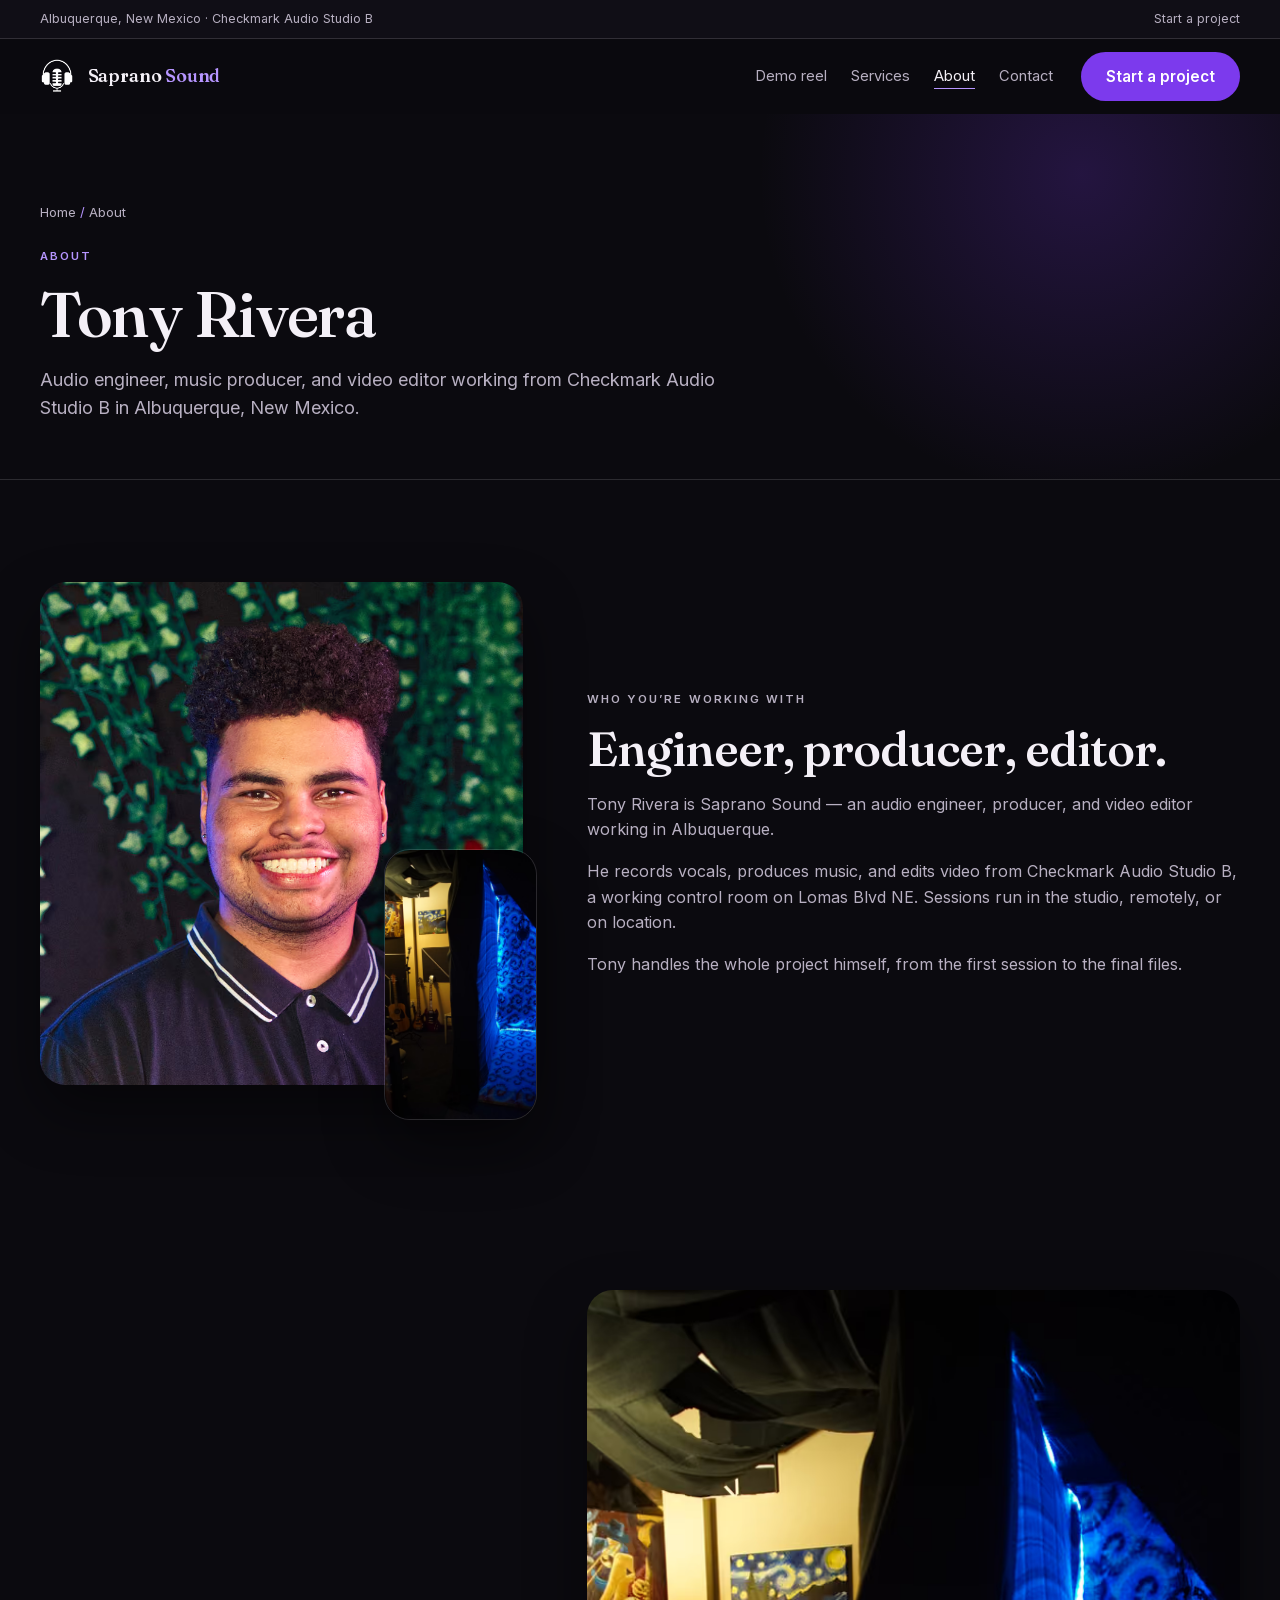
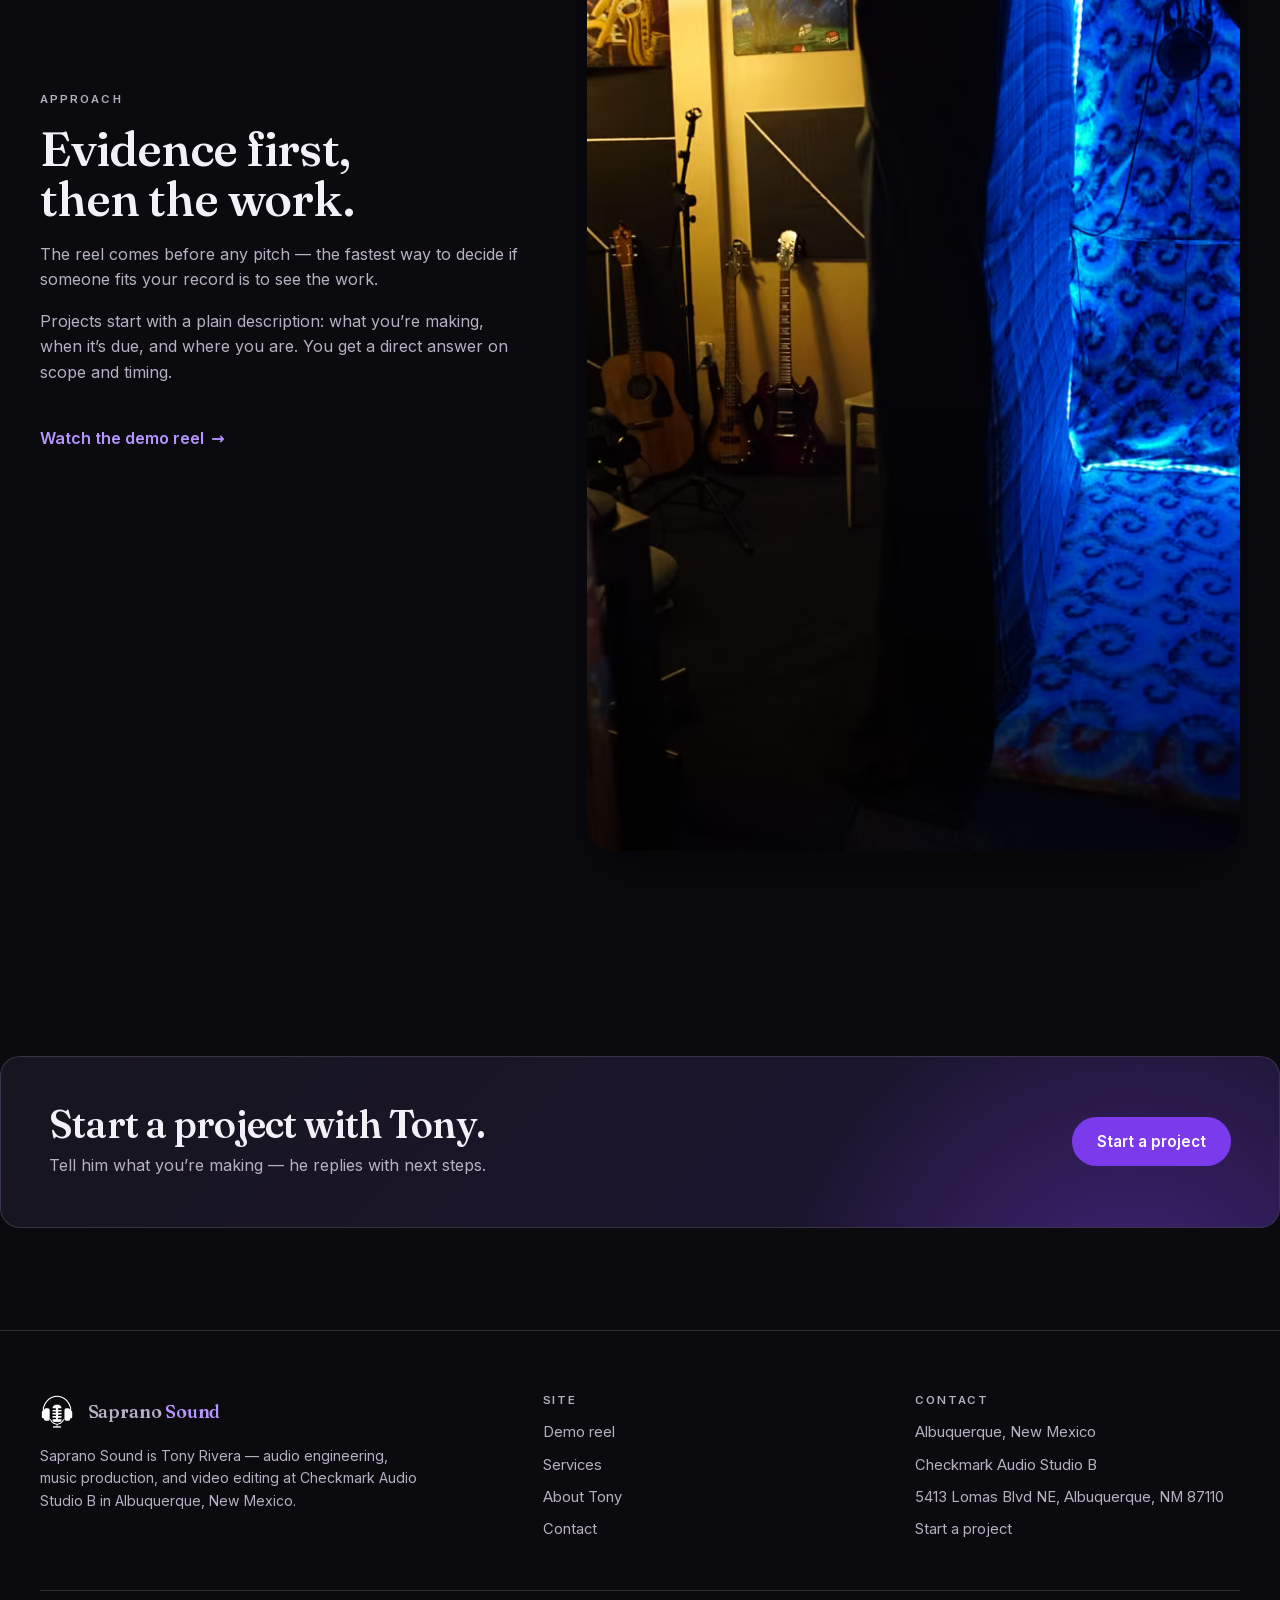
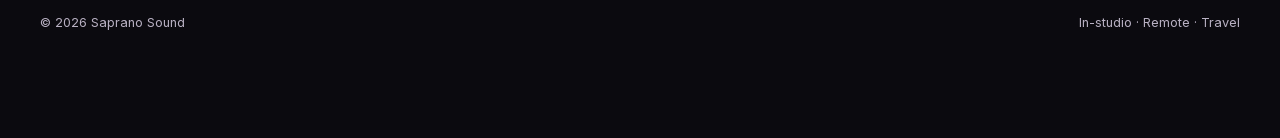
<file: about/index.html>
<!doctype html>
<html lang="en">
<head>
  <meta charset="utf-8" />
  <meta name="viewport" content="width=device-width, initial-scale=1" />
  <title>About Tony Rivera | Saprano Sound</title>
  <meta name="description" content="Tony Rivera is the audio engineer, producer, and video editor behind Saprano Sound, working from Checkmark Audio Studio B in Albuquerque, New Mexico." />
  <meta name="robots" content="index,follow" />
  <link rel="canonical" href="https://sapranosound.com/about/" />

  <meta property="og:type" content="profile" />
  <meta property="og:site_name" content="Saprano Sound" />
  <meta property="og:title" content="About Tony Rivera | Saprano Sound" />
  <meta property="og:description" content="Audio engineer, producer, and video editor at Checkmark Audio Studio B in Albuquerque." />
  <meta property="og:url" content="https://sapranosound.com/about/" />
  <meta property="og:image" content="https://sapranosound.com/images/team/tony-rivera-portrait-800w.jpg" />
  <meta name="twitter:card" content="summary_large_image" />

  <script>document.documentElement.classList.add("js");</script>
  <link rel="icon" href="/favicon.svg" type="image/svg+xml" />
  <link rel="preload" as="font" type="font/woff2" href="/fonts/fraunces-latin.woff2" crossorigin />
  <link rel="preload" as="font" type="font/woff2" href="/fonts/inter-latin.woff2" crossorigin />
  <link rel="stylesheet" href="/styles.css?v=4" />

  <script type="application/ld+json">
  {
    "@context": "https://schema.org",
    "@type": "Person",
    "@id": "https://sapranosound.com/about/#tony-rivera",
    "name": "Tony Rivera",
    "jobTitle": "Audio engineer, producer, and video editor",
    "worksFor": { "@type": "Organization", "name": "Saprano Sound" },
    "url": "https://sapranosound.com/about/",
    "image": "https://sapranosound.com/images/team/tony-rivera-portrait-800w.jpg",
    "address": {
      "@type": "PostalAddress",
      "addressLocality": "Albuquerque",
      "addressRegion": "NM",
      "addressCountry": "US"
    },
    "knowsAbout": ["Vocal recording", "Music production", "Video editing"]
  }
  </script>
</head>
<body>
  <a class="skip-link" href="#main">Skip to content</a>

  <div class="utility">
    <div class="wrap">
      <span>Albuquerque, New Mexico · Checkmark Audio Studio B</span>
      <!-- NEEDS APPROVAL: Tony's direct phone and email for this strip -->
      <div class="util-right"><a href="/contact/">Start a project</a></div>
    </div>
  </div>

  <header class="site-header">
    <div class="scroll-progress" aria-hidden="true"></div>
    <div class="wrap header-inner">
      <a class="brand" href="/" aria-label="Saprano Sound — home">
        <img src="/images/brand/checkmark-audio-logo-white-256.png" width="34" height="34" alt="Checkmark Audio" />
        <span class="brand-name">Saprano <span>Sound</span></span>
      </a>
      <button class="nav-toggle" type="button" aria-expanded="false" aria-controls="site-nav">Menu</button>
      <nav class="nav" id="site-nav" aria-label="Primary">
        <ul class="nav-links">
          <li><a href="/demo-reel/">Demo reel</a></li>
          <li><a href="/services/">Services</a></li>
          <li><a href="/about/" aria-current="page">About</a></li>
          <li><a href="/contact/">Contact</a></li>
        </ul>
        <a class="btn btn-primary" href="/contact/">Start a project</a>
      </nav>
    </div>
  </header>

  <main id="main">
    <section class="page-hero">
      <div class="wrap">
        <p class="breadcrumb"><a href="/">Home</a> <span aria-hidden="true">/</span> About</p>
        <p class="eyebrow">About</p>
        <h1>Tony Rivera</h1>
        <p class="lede">Audio engineer, music producer, and video editor working from Checkmark Audio Studio B in Albuquerque, New Mexico.</p>
      </div>
    </section>

    <section class="section">
      <div class="wrap about-split">
        <figure class="about-portrait figure-stack reveal" style="margin:0">
          <picture>
            <source type="image/avif"
              srcset="/images/team/tony-rivera-portrait-480w.avif 480w, /images/team/tony-rivera-portrait-800w.avif 800w, /images/team/tony-rivera-portrait-1200w.avif 1200w"
              sizes="(max-width: 960px) 100vw, 38vw" />
            <source type="image/webp"
              srcset="/images/team/tony-rivera-portrait-480w.webp 480w, /images/team/tony-rivera-portrait-800w.webp 800w, /images/team/tony-rivera-portrait-1200w.webp 1200w"
              sizes="(max-width: 960px) 100vw, 38vw" />
            <img src="/images/team/tony-rivera-portrait-800w.jpg"
              srcset="/images/team/tony-rivera-portrait-480w.jpg 480w, /images/team/tony-rivera-portrait-800w.jpg 800w, /images/team/tony-rivera-portrait-1200w.jpg 1200w"
              sizes="(max-width: 960px) 100vw, 38vw" width="800" height="833" decoding="async"
              alt="Tony Rivera smiling in front of a green foliage wall" />
          </picture>
          <span class="accent float-photo" aria-hidden="true">
            <picture>
              <source type="image/avif" srcset="/images/studio/vocal-booth-blue-light-640w.avif" sizes="165px" />
              <source type="image/webp" srcset="/images/studio/vocal-booth-blue-light-640w.webp" sizes="165px" />
              <img src="/images/studio/vocal-booth-blue-light-640w.jpg" width="640" height="1138" loading="lazy" decoding="async" alt="" />
            </picture>
          </span>
        </figure>
        <div class="about-copy reveal">
          <p class="eyebrow">Who you’re working with</p>
          <h2>Engineer, producer, editor.</h2>
          <p>Tony Rivera is Saprano Sound — an audio engineer, producer, and video editor working in Albuquerque.</p>
          <p>He records vocals, produces music, and edits video from Checkmark Audio Studio B, a working control room on Lomas Blvd NE. Sessions run in the studio, remotely, or on location.</p>
          <p>Tony handles the whole project himself, from the first session to the final files.</p>
        </div>
      </div>
    </section>

    <section class="section" aria-labelledby="approach-heading">
      <div class="wrap about-split">
        <div class="about-copy reveal">
          <p class="eyebrow">Approach</p>
          <h2 id="approach-heading">Evidence first, then the work.</h2>
          <p>The reel comes before any pitch — the fastest way to decide if someone fits your record is to see the work.</p>
          <p>Projects start with a plain description: what you’re making, when it’s due, and where you are. You get a direct answer on scope and timing.</p>
          <a class="text-link" href="/demo-reel/">Watch the demo reel <span class="arrow" aria-hidden="true">→</span></a>
        </div>
        <figure class="about-portrait reveal" style="margin:0">
          <picture>
            <source type="image/avif"
              srcset="/images/studio/vocal-booth-blue-light-640w.avif 640w, /images/studio/vocal-booth-blue-light-1024w.avif 1024w, /images/studio/vocal-booth-blue-light-1600w.avif 1600w"
              sizes="(max-width: 960px) 100vw, 38vw" />
            <source type="image/webp"
              srcset="/images/studio/vocal-booth-blue-light-640w.webp 640w, /images/studio/vocal-booth-blue-light-1024w.webp 1024w, /images/studio/vocal-booth-blue-light-1600w.webp 1600w"
              sizes="(max-width: 960px) 100vw, 38vw" />
            <img src="/images/studio/vocal-booth-blue-light-640w.jpg"
              srcset="/images/studio/vocal-booth-blue-light-640w.jpg 640w, /images/studio/vocal-booth-blue-light-1024w.jpg 1024w"
              sizes="(max-width: 960px) 100vw, 38vw" width="640" height="1138" loading="lazy" decoding="async"
              alt="Vocal booth lit in blue with a patterned curtain and instruments in the background" />
          </picture>
        </figure>
      </div>
    </section>

    <section class="section" aria-label="Start a project">
      <div class="cta-band reveal">
        <div>
          <h2>Start a project with Tony.</h2>
          <p>Tell him what you’re making — he replies with next steps.</p>
        </div>
        <a class="btn btn-primary" href="/contact/">Start a project</a>
      </div>
    </section>
  </main>

  <footer class="site-footer">
    <div class="wrap">
      <div class="footer-grid">
        <div>
          <a class="brand" href="/" aria-label="Saprano Sound — home">
            <img src="/images/brand/checkmark-audio-logo-white-256.png" width="34" height="34" loading="lazy" alt="Checkmark Audio" />
            <span class="brand-name">Saprano <span>Sound</span></span>
          </a>
          <p class="footer-note">Saprano Sound is Tony Rivera — audio engineering, music production, and video editing at Checkmark Audio Studio B in Albuquerque, New Mexico.</p>
        </div>
        <div>
          <h3>Site</h3>
          <ul>
            <li><a href="/demo-reel/">Demo reel</a></li>
            <li><a href="/services/">Services</a></li>
            <li><a href="/about/">About Tony</a></li>
            <li><a href="/contact/">Contact</a></li>
          </ul>
        </div>
        <div>
          <h3>Contact</h3>
          <ul>
            <li>Albuquerque, New Mexico</li>
            <li>Checkmark Audio Studio B</li>
            <li>5413 Lomas Blvd NE, Albuquerque, NM 87110</li>
            <!-- NEEDS APPROVAL: phone, email, hours, and social links -->
            <li><a href="/contact/">Start a project</a></li>
          </ul>
        </div>
      </div>
      <div class="footer-bottom">
        <span>© <span data-year>2026</span> Saprano Sound</span>
        <span>In-studio · Remote · Travel</span>
      </div>
    </div>
  </footer>

  <nav class="mobile-rail" aria-label="Quick contact">
    <a href="/contact/">Start a project</a>
  </nav>

  <script src="/config.js"></script>
  <script src="/main.js" defer></script>
</body>
</html>
</file>
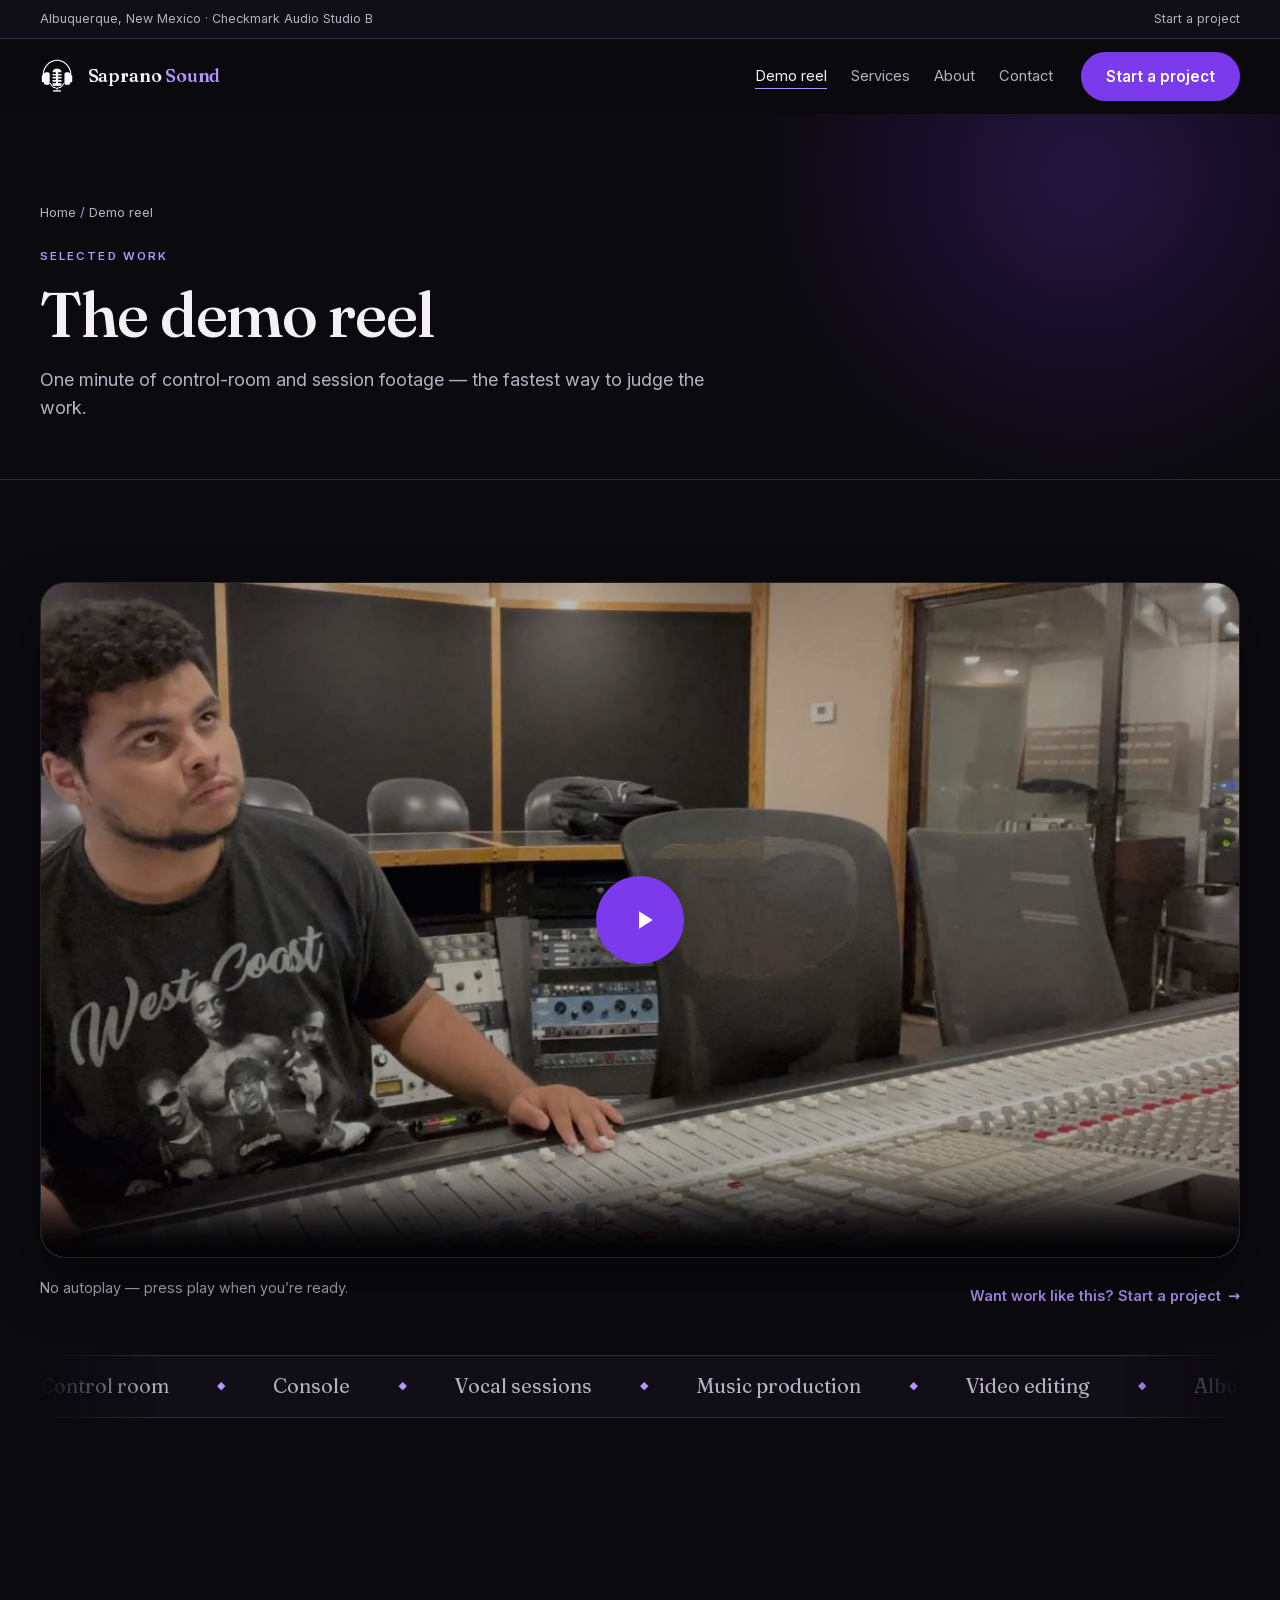
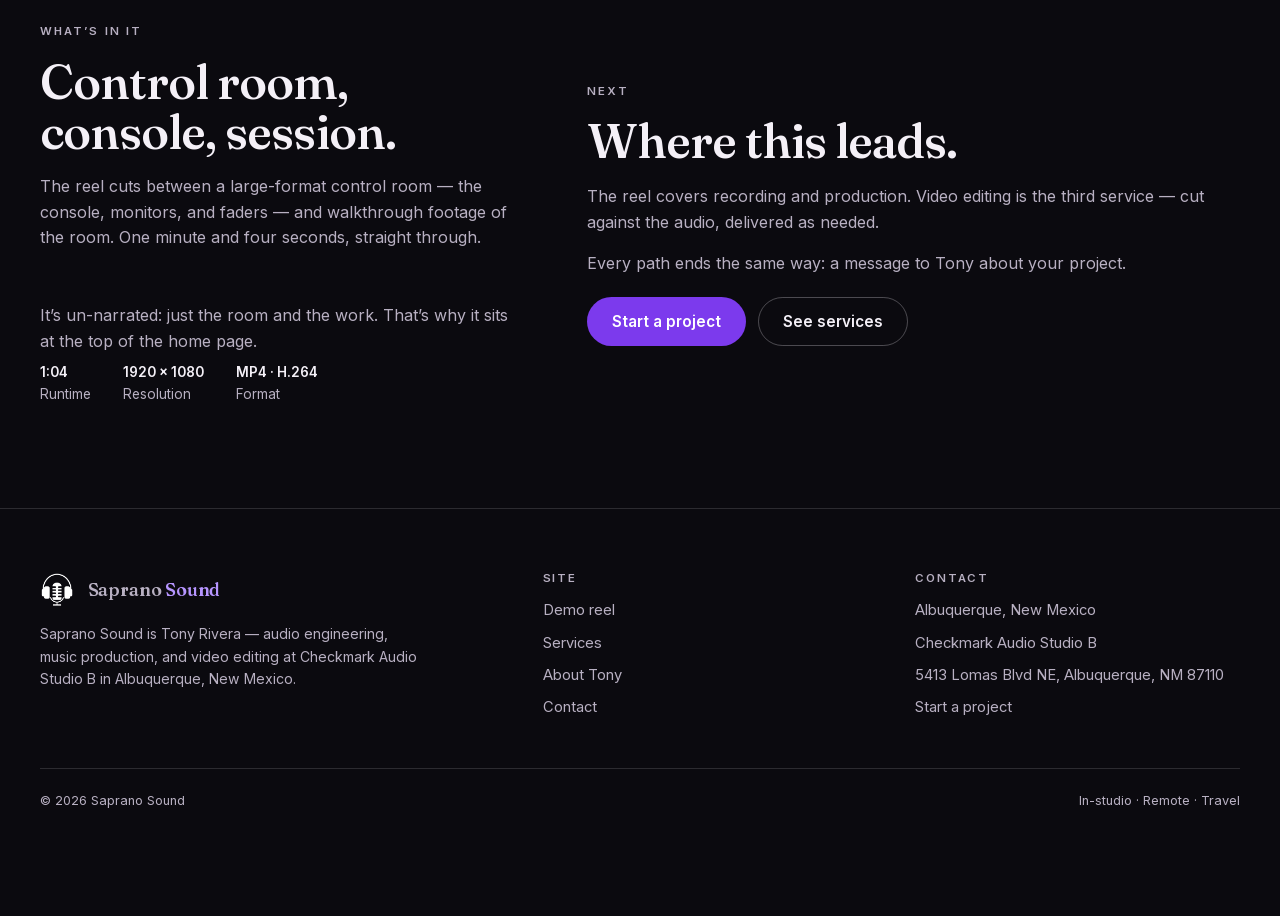
<file: demo-reel/index.html>
<!doctype html>
<html lang="en">
<head>
  <meta charset="utf-8" />
  <meta name="viewport" content="width=device-width, initial-scale=1" />
  <title>Demo Reel | Saprano Sound — Tony Rivera</title>
  <meta name="description" content="Watch the Saprano Sound demo reel: one minute of control-room, console, and session footage by Albuquerque audio engineer and producer Tony Rivera." />
  <meta name="robots" content="index,follow" />
  <link rel="canonical" href="https://sapranosound.com/demo-reel/" />

  <meta property="og:type" content="video.other" />
  <meta property="og:site_name" content="Saprano Sound" />
  <meta property="og:title" content="Demo Reel | Saprano Sound — Tony Rivera" />
  <meta property="og:description" content="One minute of control-room and session footage from audio engineer and producer Tony Rivera." />
  <meta property="og:url" content="https://sapranosound.com/demo-reel/" />
  <meta property="og:image" content="https://sapranosound.com/video/saprano-sound-demo-reel-thumbnail-1280w.jpg" />
  <meta name="twitter:card" content="summary_large_image" />
  <meta name="twitter:title" content="Demo Reel | Saprano Sound" />
  <meta name="twitter:description" content="Control-room and session footage by Tony Rivera, Albuquerque." />
  <meta name="twitter:image" content="https://sapranosound.com/video/saprano-sound-demo-reel-thumbnail-1280w.jpg" />

  <script>document.documentElement.classList.add("js");</script>
  <link rel="icon" href="/favicon.svg" type="image/svg+xml" />
  <link rel="preload" as="font" type="font/woff2" href="/fonts/fraunces-latin.woff2" crossorigin />
  <link rel="preload" as="font" type="font/woff2" href="/fonts/inter-latin.woff2" crossorigin />
  <link rel="stylesheet" href="/styles.css?v=4" />
  <noscript><style>.play-overlay { display: none; }</style></noscript>

  <script type="application/ld+json">
  {
    "@context": "https://schema.org",
    "@type": "VideoObject",
    "name": "Saprano Sound demo reel",
    "description": "A one-minute reel of control-room, console, and session footage from Saprano Sound — audio engineering and production work by Tony Rivera at Checkmark Audio Studio B in Albuquerque, New Mexico.",
    "thumbnailUrl": [
      "https://sapranosound.com/video/saprano-sound-demo-reel-thumbnail-1280w.jpg",
      "https://sapranosound.com/video/saprano-sound-demo-reel-thumbnail-1920w.jpg"
    ],
    "contentUrl": "https://sapranosound.com/video/saprano-sound-demo-reel-2026.mp4",
    "uploadDate": "2026-10-03",
    "duration": "PT1M4S",
    "creator": { "@type": "Person", "name": "Tony Rivera" },
    "publisher": { "@type": "Organization", "name": "Saprano Sound" },
    "width": 1920,
    "height": 1080
  }
  </script>
</head>
<body>
  <a class="skip-link" href="#main">Skip to content</a>

  <div class="utility">
    <div class="wrap">
      <span>Albuquerque, New Mexico · Checkmark Audio Studio B</span>
      <!-- NEEDS APPROVAL: Tony's direct phone and email for this strip -->
      <div class="util-right"><a href="/contact/">Start a project</a></div>
    </div>
  </div>

  <header class="site-header">
    <div class="scroll-progress" aria-hidden="true"></div>
    <div class="wrap header-inner">
      <a class="brand" href="/" aria-label="Saprano Sound — home">
        <img src="/images/brand/checkmark-audio-logo-white-256.png" width="34" height="34" alt="Checkmark Audio" />
        <span class="brand-name">Saprano <span>Sound</span></span>
      </a>
      <button class="nav-toggle" type="button" aria-expanded="false" aria-controls="site-nav">Menu</button>
      <nav class="nav" id="site-nav" aria-label="Primary">
        <ul class="nav-links">
          <li><a href="/demo-reel/" aria-current="page">Demo reel</a></li>
          <li><a href="/services/">Services</a></li>
          <li><a href="/about/">About</a></li>
          <li><a href="/contact/">Contact</a></li>
        </ul>
        <a class="btn btn-primary" href="/contact/">Start a project</a>
      </nav>
    </div>
  </header>

  <main id="main">
    <section class="page-hero">
      <div class="wrap">
        <p class="breadcrumb"><a href="/">Home</a> <span aria-hidden="true">/</span> Demo reel</p>
        <p class="eyebrow">Selected work</p>
        <h1>The demo reel</h1>
        <p class="lede">One minute of control-room and session footage — the fastest way to judge the work.</p>
      </div>
    </section>

    <section class="section" aria-label="Demo reel video">
      <div class="wrap">
        <div class="video-frame reveal" data-reel>
          <video preload="none" playsinline controls
            poster="/video/saprano-sound-demo-reel-thumbnail-1280w.jpg"
            title="Saprano Sound demo reel by Tony Rivera">
            <source src="/video/saprano-sound-demo-reel-2026.mp4" type="video/mp4" />
            Your browser can’t play this video. <a href="/video/saprano-sound-demo-reel-2026.mp4">Open the demo reel file</a>.
          </video>
          <button class="play-overlay" type="button" aria-label="Play the Saprano Sound demo reel">
            <span class="disc" aria-hidden="true">
              <svg viewBox="0 0 24 24" fill="currentColor" focusable="false"><path d="M8 5v14l11-7z" /></svg>
            </span>
          </button>
        </div>

        <div class="reel-foot">
          <p>No autoplay — press play when you’re ready.</p>
          <a class="text-link" href="/contact/">Want work like this? Start a project <span class="arrow" aria-hidden="true">→</span></a>
        </div>

        <div class="marquee" style="margin-top:2.5rem;border-radius:var(--radius-card)" aria-hidden="true">
          <div class="marquee-track">
            <div class="marquee-group">
              <span>Control room</span>
              <span>Console</span>
              <span>Vocal sessions</span>
              <span>Music production</span>
              <span>Video editing</span>
              <span>Albuquerque</span>
            </div>
            <div class="marquee-group">
              <span>Control room</span>
              <span>Console</span>
              <span>Vocal sessions</span>
              <span>Music production</span>
              <span>Video editing</span>
              <span>Albuquerque</span>
            </div>
          </div>
        </div>
      </div>
    </section>

    <section class="section" aria-labelledby="about-reel-heading">
      <div class="wrap about-split">
        <div class="about-copy reveal">
          <p class="eyebrow">What’s in it</p>
          <h2 id="about-reel-heading">Control room, console, session.</h2>
          <div class="reel-summary">
            <p>The reel cuts between a large-format control room — the console, monitors, and faders — and walkthrough footage of the room. One minute and four seconds, straight through.</p>
            <p>It’s un-narrated: just the room and the work. That’s why it sits at the top of the home page.</p>
          </div>
          <div class="reel-facts">
            <div><b>1:04</b>Runtime</div>
            <div><b>1920 × 1080</b>Resolution</div>
            <div><b>MP4 · H.264</b>Format</div>
          </div>
        </div>
        <div class="about-copy reveal">
          <p class="eyebrow">Next</p>
          <h2>Where this leads.</h2>
          <p>The reel covers recording and production. Video editing is the third service — cut against the audio, delivered as needed.</p>
          <p>Every path ends the same way: a message to Tony about your project.</p>
          <p style="display:flex;gap:0.75rem;flex-wrap:wrap;margin-top:1.25rem">
            <a class="btn btn-primary" href="/contact/">Start a project</a>
            <a class="btn btn-ghost" href="/services/">See services</a>
          </p>
        </div>
      </div>
    </section>
  </main>

  <footer class="site-footer">
    <div class="wrap">
      <div class="footer-grid">
        <div>
          <a class="brand" href="/" aria-label="Saprano Sound — home">
            <img src="/images/brand/checkmark-audio-logo-white-256.png" width="34" height="34" loading="lazy" alt="Checkmark Audio" />
            <span class="brand-name">Saprano <span>Sound</span></span>
          </a>
          <p class="footer-note">Saprano Sound is Tony Rivera — audio engineering, music production, and video editing at Checkmark Audio Studio B in Albuquerque, New Mexico.</p>
        </div>
        <div>
          <h3>Site</h3>
          <ul>
            <li><a href="/demo-reel/">Demo reel</a></li>
            <li><a href="/services/">Services</a></li>
            <li><a href="/about/">About Tony</a></li>
            <li><a href="/contact/">Contact</a></li>
          </ul>
        </div>
        <div>
          <h3>Contact</h3>
          <ul>
            <li>Albuquerque, New Mexico</li>
            <li>Checkmark Audio Studio B</li>
            <li>5413 Lomas Blvd NE, Albuquerque, NM 87110</li>
            <!-- NEEDS APPROVAL: phone, email, hours, and social links -->
            <li><a href="/contact/">Start a project</a></li>
          </ul>
        </div>
      </div>
      <div class="footer-bottom">
        <span>© <span data-year>2026</span> Saprano Sound</span>
        <span>In-studio · Remote · Travel</span>
      </div>
    </div>
  </footer>

  <nav class="mobile-rail" aria-label="Quick contact">
    <a href="/contact/">Start a project</a>
  </nav>

  <script src="/config.js"></script>
  <script src="/main.js" defer></script>
</body>
</html>
</file>
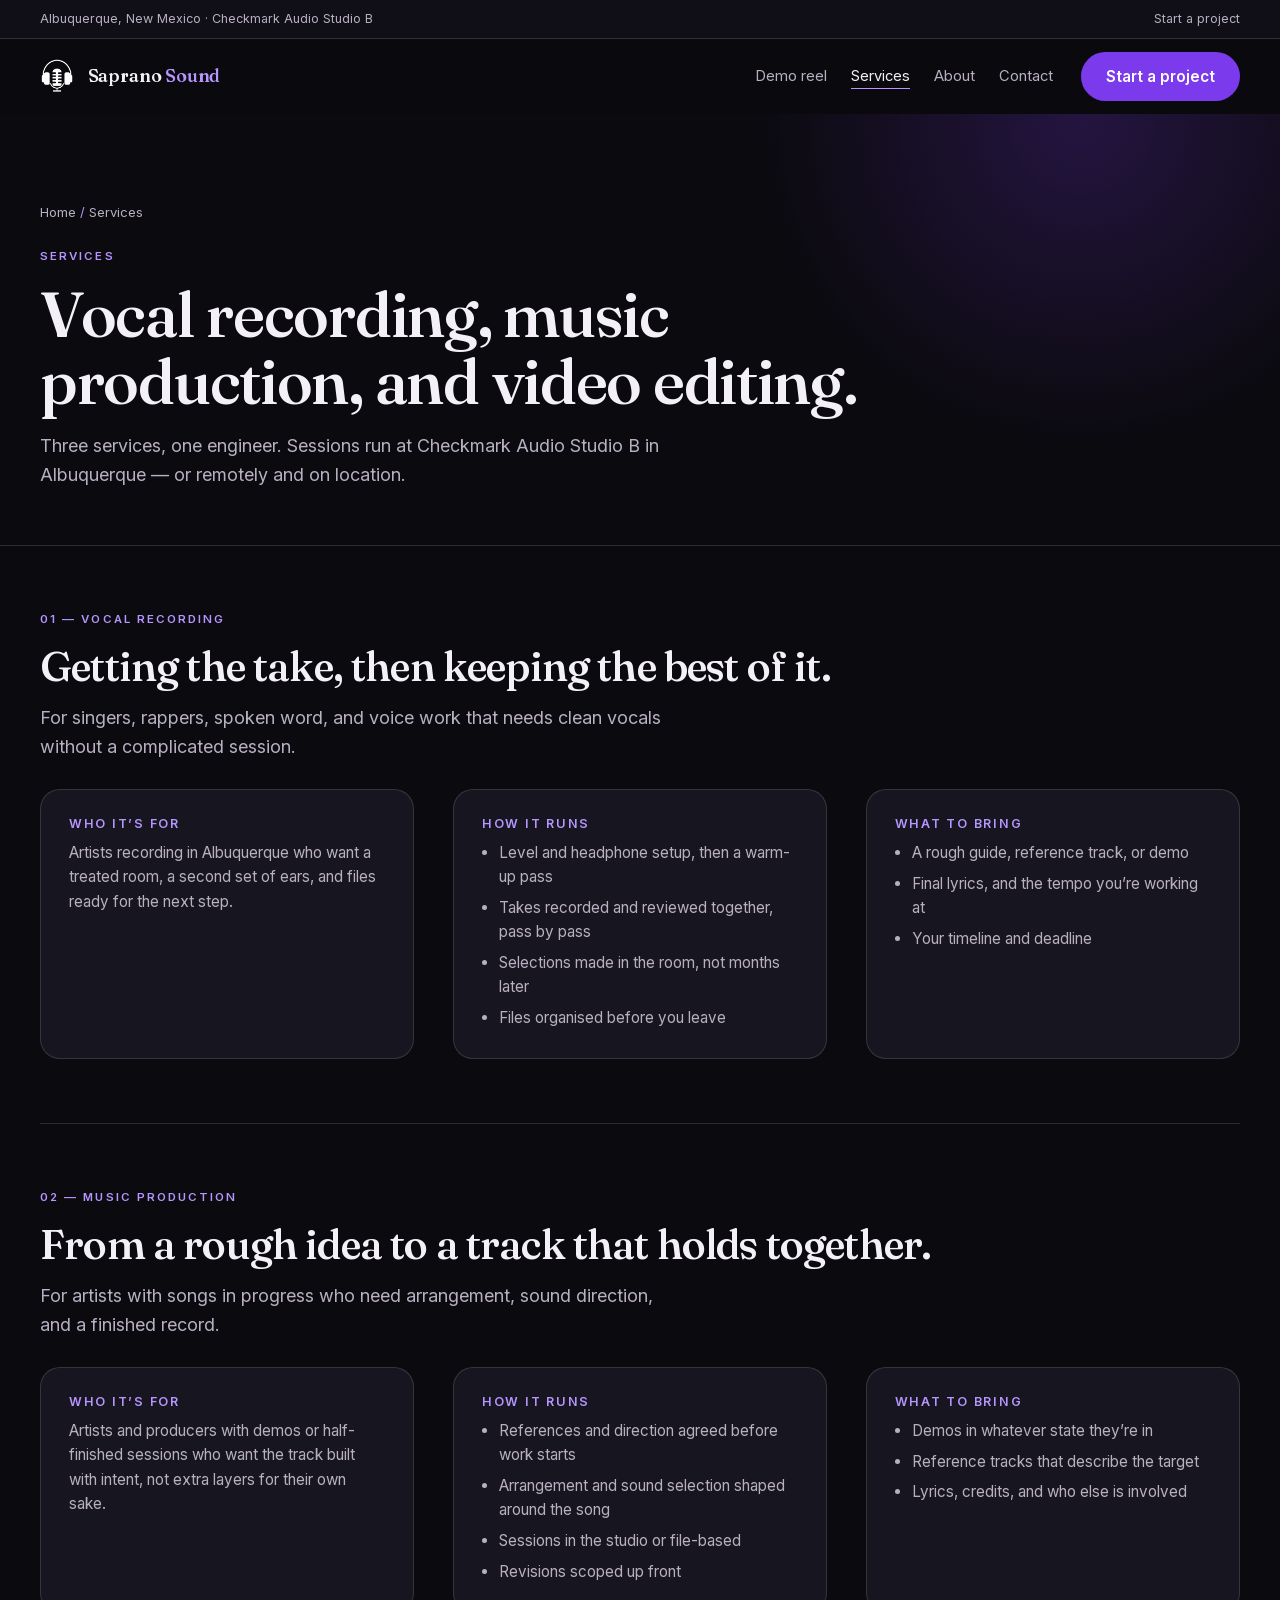
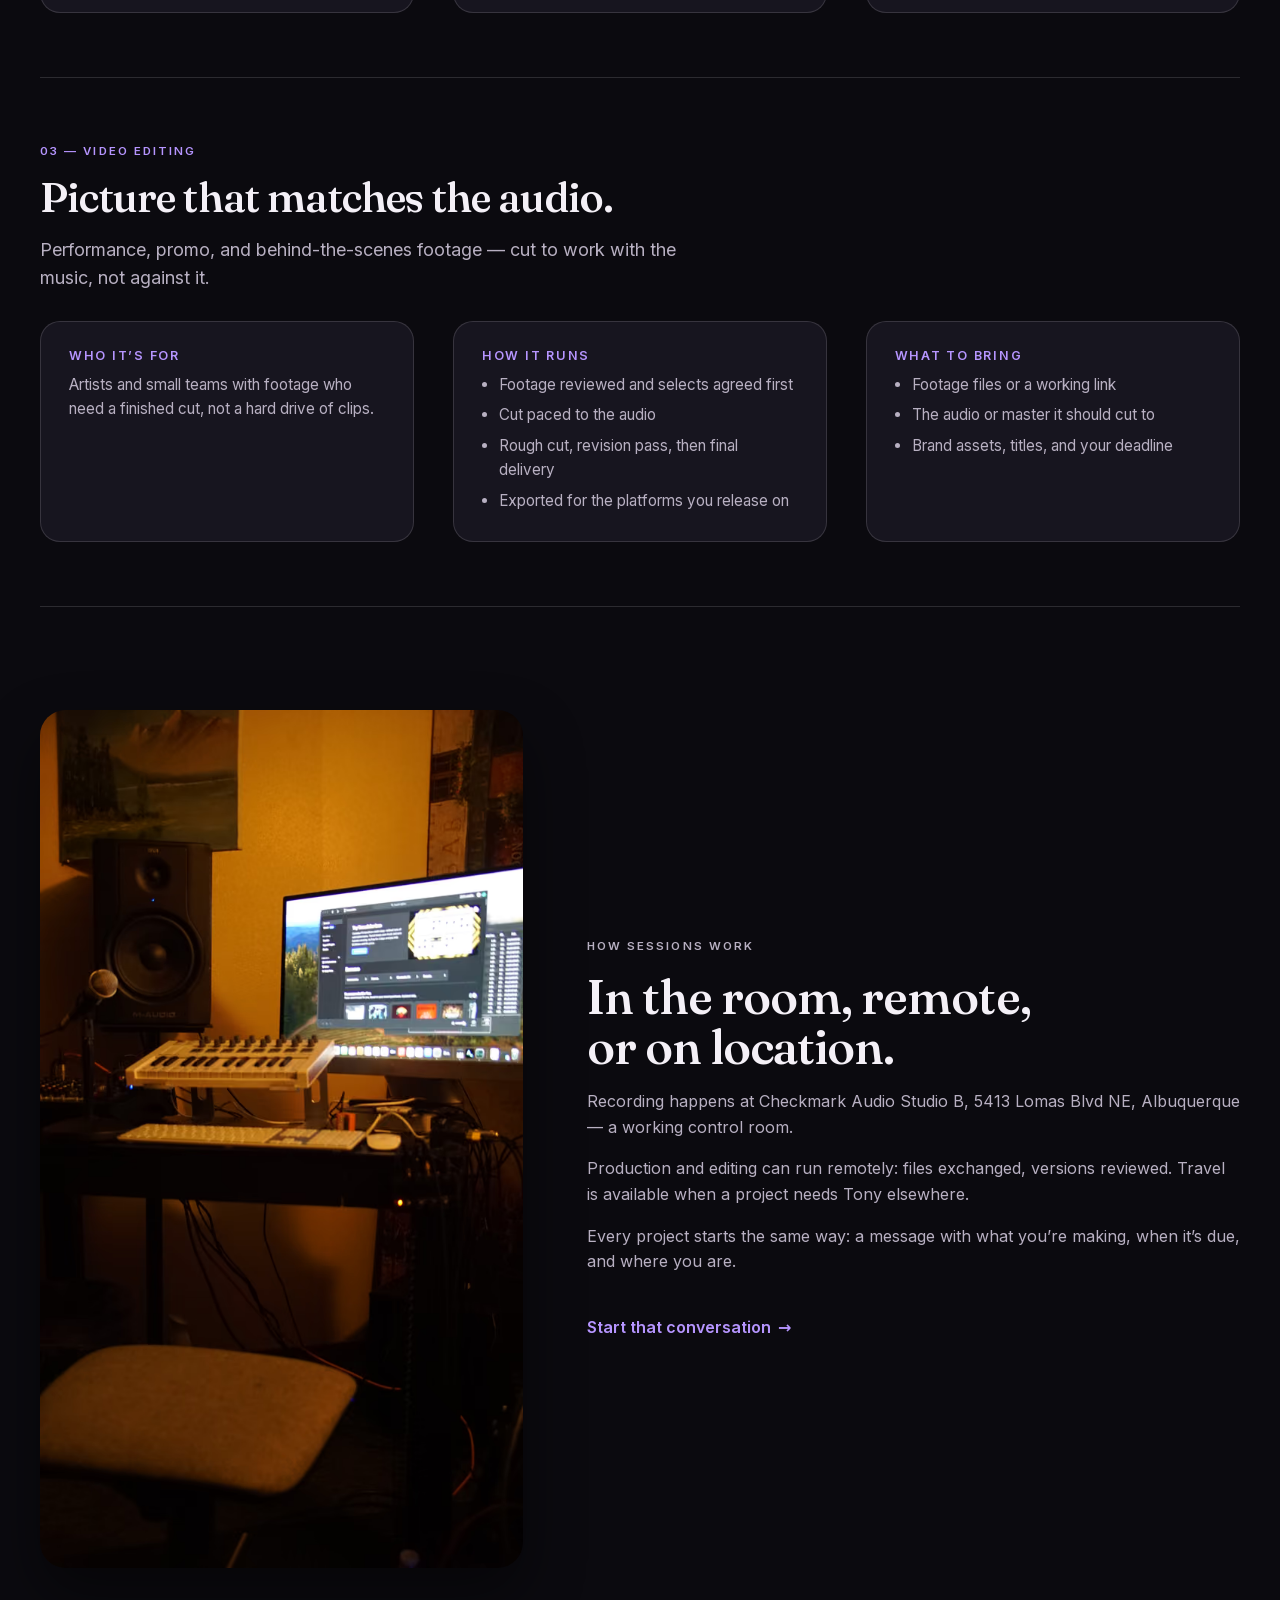
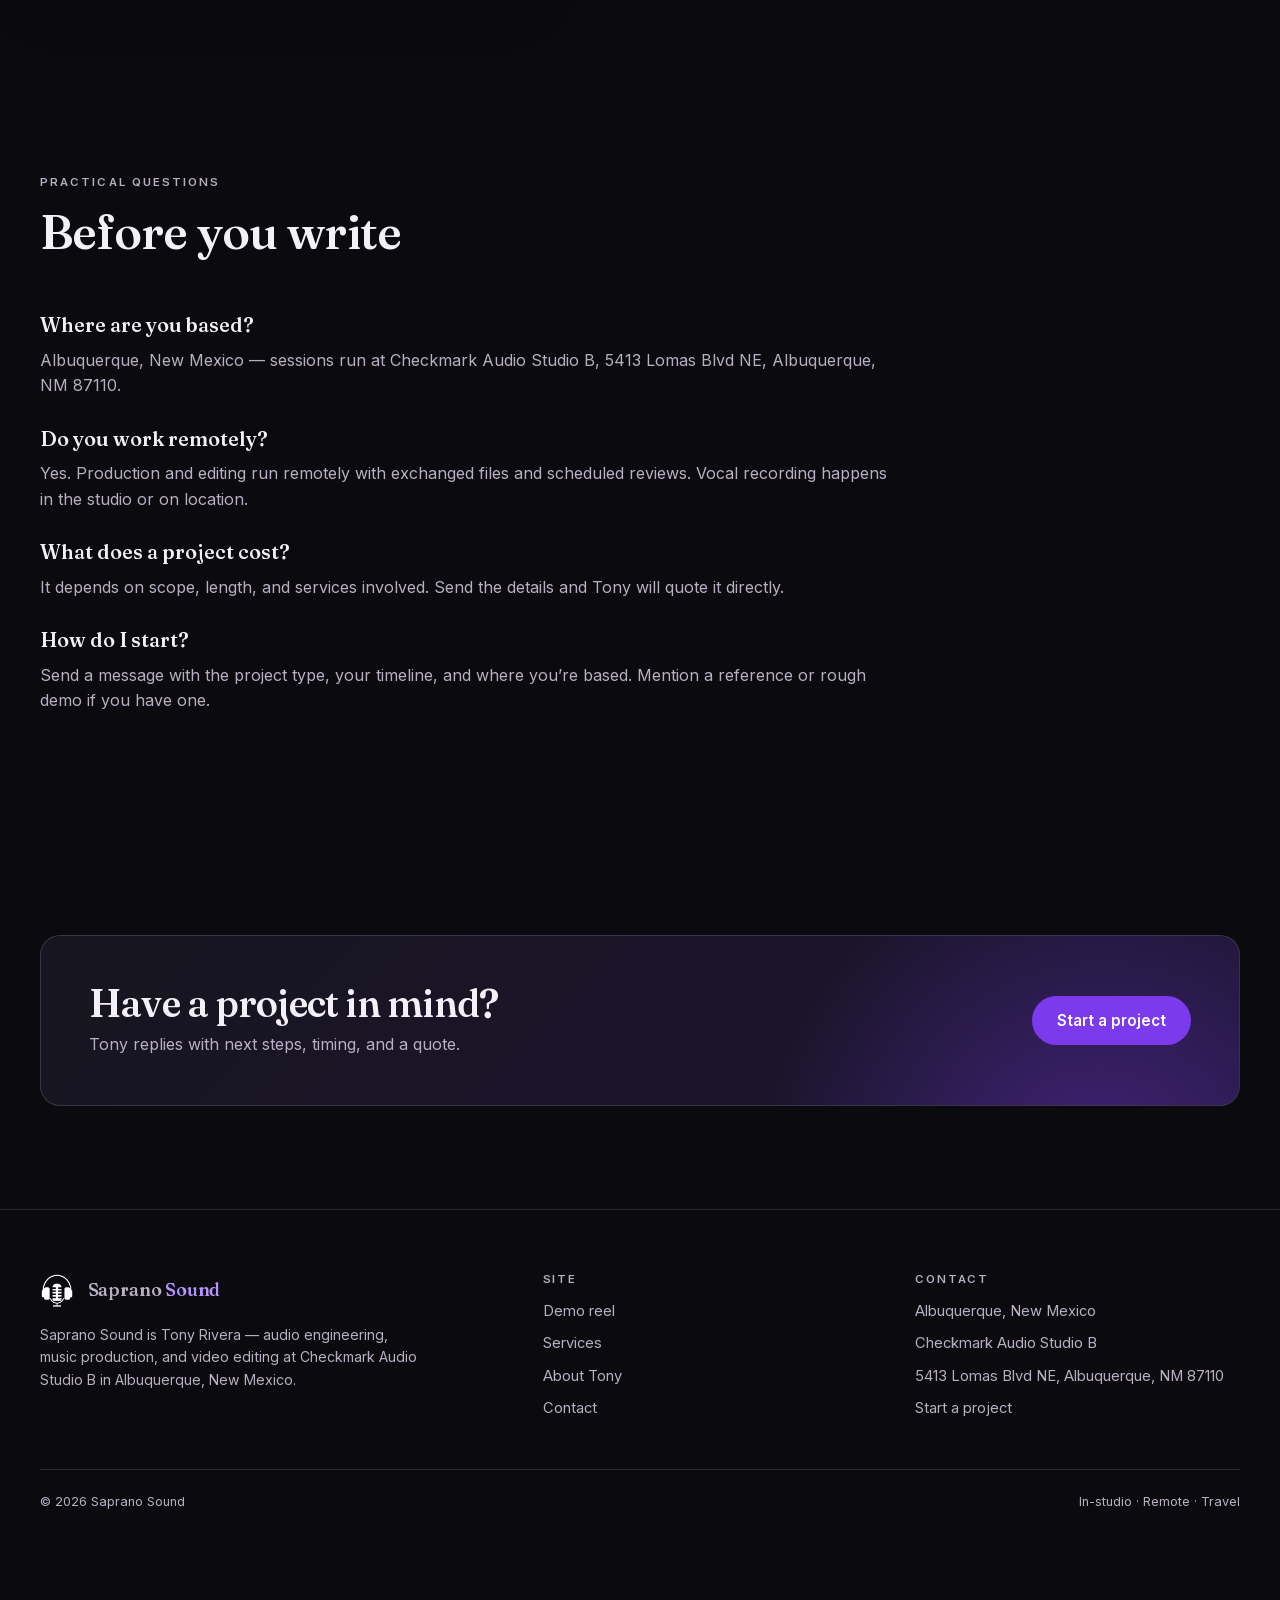
<file: services/index.html>
<!doctype html>
<html lang="en">
<head>
  <meta charset="utf-8" />
  <meta name="viewport" content="width=device-width, initial-scale=1" />
  <title>Recording, Production & Video Editing Services | Saprano Sound</title>
  <meta name="description" content="Vocal recording, music production, and video editing with Tony Rivera at Checkmark Audio Studio B in Albuquerque — plus remote collaboration and travel." />
  <meta name="robots" content="index,follow" />
  <link rel="canonical" href="https://sapranosound.com/services/" />

  <meta property="og:type" content="website" />
  <meta property="og:site_name" content="Saprano Sound" />
  <meta property="og:title" content="Recording, Production & Video Editing Services | Saprano Sound" />
  <meta property="og:description" content="Three services from Tony Rivera: vocal recording, music production, and video editing — in studio, remote, or on location." />
  <meta property="og:url" content="https://sapranosound.com/services/" />
  <meta property="og:image" content="https://sapranosound.com/images/studio/control-room-workstation-1024w.jpg" />
  <meta name="twitter:card" content="summary_large_image" />

  <script>document.documentElement.classList.add("js");</script>
  <link rel="icon" href="/favicon.svg" type="image/svg+xml" />
  <link rel="preload" as="font" type="font/woff2" href="/fonts/fraunces-latin.woff2" crossorigin />
  <link rel="preload" as="font" type="font/woff2" href="/fonts/inter-latin.woff2" crossorigin />
  <link rel="stylesheet" href="/styles.css?v=4" />
</head>
<body>
  <a class="skip-link" href="#main">Skip to content</a>

  <div class="utility">
    <div class="wrap">
      <span>Albuquerque, New Mexico · Checkmark Audio Studio B</span>
      <!-- NEEDS APPROVAL: Tony's direct phone and email for this strip -->
      <div class="util-right"><a href="/contact/">Start a project</a></div>
    </div>
  </div>

  <header class="site-header">
    <div class="scroll-progress" aria-hidden="true"></div>
    <div class="wrap header-inner">
      <a class="brand" href="/" aria-label="Saprano Sound — home">
        <img src="/images/brand/checkmark-audio-logo-white-256.png" width="34" height="34" alt="Checkmark Audio" />
        <span class="brand-name">Saprano <span>Sound</span></span>
      </a>
      <button class="nav-toggle" type="button" aria-expanded="false" aria-controls="site-nav">Menu</button>
      <nav class="nav" id="site-nav" aria-label="Primary">
        <ul class="nav-links">
          <li><a href="/demo-reel/">Demo reel</a></li>
          <li><a href="/services/" aria-current="page">Services</a></li>
          <li><a href="/about/">About</a></li>
          <li><a href="/contact/">Contact</a></li>
        </ul>
        <a class="btn btn-primary" href="/contact/">Start a project</a>
      </nav>
    </div>
  </header>

  <main id="main">
    <section class="page-hero">
      <div class="wrap">
        <p class="breadcrumb"><a href="/">Home</a> <span aria-hidden="true">/</span> Services</p>
        <p class="eyebrow">Services</p>
        <h1>Vocal recording, music production, and video editing.</h1>
        <p class="lede">Three services, one engineer. Sessions run at Checkmark Audio Studio B in Albuquerque — or remotely and on location.</p>
      </div>
    </section>

    <div class="wrap">
      <section class="service-detail reveal" id="vocal-recording" aria-labelledby="vocal-heading">
        <p class="eyebrow">01 — Vocal recording</p>
        <h2 id="vocal-heading">Getting the take, then keeping the best of it.</h2>
        <p class="lede">For singers, rappers, spoken word, and voice work that needs clean vocals without a complicated session.</p>
        <div class="service-grid">
          <div>
            <h3>Who it’s for</h3>
            <p>Artists recording in Albuquerque who want a treated room, a second set of ears, and files ready for the next step.</p>
          </div>
          <div>
            <h3>How it runs</h3>
            <ul>
              <li>Level and headphone setup, then a warm-up pass</li>
              <li>Takes recorded and reviewed together, pass by pass</li>
              <li>Selections made in the room, not months later</li>
              <li>Files organised before you leave</li>
            </ul>
          </div>
          <div>
            <h3>What to bring</h3>
            <ul>
              <li>A rough guide, reference track, or demo</li>
              <li>Final lyrics, and the tempo you’re working at</li>
              <li>Your timeline and deadline</li>
            </ul>
          </div>
        </div>
      </section>

      <section class="service-detail reveal" id="music-production" aria-labelledby="production-heading">
        <p class="eyebrow">02 — Music production</p>
        <h2 id="production-heading">From a rough idea to a track that holds together.</h2>
        <p class="lede">For artists with songs in progress who need arrangement, sound direction, and a finished record.</p>
        <div class="service-grid">
          <div>
            <h3>Who it’s for</h3>
            <p>Artists and producers with demos or half-finished sessions who want the track built with intent, not extra layers for their own sake.</p>
          </div>
          <div>
            <h3>How it runs</h3>
            <ul>
              <li>References and direction agreed before work starts</li>
              <li>Arrangement and sound selection shaped around the song</li>
              <li>Sessions in the studio or file-based</li>
              <li>Revisions scoped up front</li>
            </ul>
          </div>
          <div>
            <h3>What to bring</h3>
            <ul>
              <li>Demos in whatever state they’re in</li>
              <li>Reference tracks that describe the target</li>
              <li>Lyrics, credits, and who else is involved</li>
            </ul>
          </div>
        </div>
      </section>

      <section class="service-detail reveal" id="video-editing" aria-labelledby="video-heading">
        <p class="eyebrow">03 — Video editing</p>
        <h2 id="video-heading">Picture that matches the audio.</h2>
        <p class="lede">Performance, promo, and behind-the-scenes footage — cut to work with the music, not against it.</p>
        <div class="service-grid">
          <div>
            <h3>Who it’s for</h3>
            <p>Artists and small teams with footage who need a finished cut, not a hard drive of clips.</p>
          </div>
          <div>
            <h3>How it runs</h3>
            <ul>
              <li>Footage reviewed and selects agreed first</li>
              <li>Cut paced to the audio</li>
              <li>Rough cut, revision pass, then final delivery</li>
              <li>Exported for the platforms you release on</li>
            </ul>
          </div>
          <div>
            <h3>What to bring</h3>
            <ul>
              <li>Footage files or a working link</li>
              <li>The audio or master it should cut to</li>
              <li>Brand assets, titles, and your deadline</li>
            </ul>
          </div>
        </div>
      </section>

      <section class="section" aria-labelledby="sessions-heading">
        <div class="about-split">
          <figure class="about-portrait reveal" style="margin:0">
            <picture>
              <source type="image/avif"
                srcset="/images/studio/control-room-workstation-640w.avif 640w, /images/studio/control-room-workstation-1024w.avif 1024w, /images/studio/control-room-workstation-1600w.avif 1600w"
                sizes="(max-width: 960px) 100vw, 38vw" />
              <source type="image/webp"
                srcset="/images/studio/control-room-workstation-640w.webp 640w, /images/studio/control-room-workstation-1024w.webp 1024w, /images/studio/control-room-workstation-1600w.webp 1600w"
                sizes="(max-width: 960px) 100vw, 38vw" />
              <img src="/images/studio/control-room-workstation-640w.jpg"
                srcset="/images/studio/control-room-workstation-640w.jpg 640w, /images/studio/control-room-workstation-1024w.jpg 1024w"
                sizes="(max-width: 960px) 100vw, 38vw" width="640" height="1138" loading="lazy" decoding="async"
                alt="Recording workstation with a monitor showing an editing session and a studio monitor speaker" />
            </picture>
          </figure>
          <div class="about-copy reveal">
            <p class="eyebrow">How sessions work</p>
            <h2 id="sessions-heading">In the room, remote, or on location.</h2>
            <p>Recording happens at Checkmark Audio Studio B, 5413 Lomas Blvd NE, Albuquerque — a working control room.</p>
            <p>Production and editing can run remotely: files exchanged, versions reviewed. Travel is available when a project needs Tony elsewhere.</p>
            <p>Every project starts the same way: a message with what you’re making, when it’s due, and where you are.</p>
            <a class="text-link" href="/contact/">Start that conversation <span class="arrow" aria-hidden="true">→</span></a>
          </div>
        </div>
      </section>

      <section class="section" aria-labelledby="faq-heading">
        <div class="section-head reveal">
          <p class="eyebrow">Practical questions</p>
          <h2 id="faq-heading">Before you write</h2>
        </div>
        <dl class="faq reveal">
          <div>
            <dt>Where are you based?</dt>
            <dd>Albuquerque, New Mexico — sessions run at Checkmark Audio Studio B, 5413 Lomas Blvd NE, Albuquerque, NM 87110.</dd>
          </div>
          <div>
            <dt>Do you work remotely?</dt>
            <dd>Yes. Production and editing run remotely with exchanged files and scheduled reviews. Vocal recording happens in the studio or on location.</dd>
          </div>
          <div>
            <dt>What does a project cost?</dt>
            <dd>It depends on scope, length, and services involved. Send the details and Tony will quote it directly.</dd>
          </div>
          <div>
            <dt>How do I start?</dt>
            <dd>Send a message with the project type, your timeline, and where you’re based. Mention a reference or rough demo if you have one.</dd>
          </div>
        </dl>
      </section>

      <section class="section" aria-label="Start a project">
        <div class="cta-band reveal">
          <div>
            <h2>Have a project in mind?</h2>
            <p>Tony replies with next steps, timing, and a quote.</p>
          </div>
          <a class="btn btn-primary" href="/contact/">Start a project</a>
        </div>
      </section>
    </div>
  </main>

  <footer class="site-footer">
    <div class="wrap">
      <div class="footer-grid">
        <div>
          <a class="brand" href="/" aria-label="Saprano Sound — home">
            <img src="/images/brand/checkmark-audio-logo-white-256.png" width="34" height="34" loading="lazy" alt="Checkmark Audio" />
            <span class="brand-name">Saprano <span>Sound</span></span>
          </a>
          <p class="footer-note">Saprano Sound is Tony Rivera — audio engineering, music production, and video editing at Checkmark Audio Studio B in Albuquerque, New Mexico.</p>
        </div>
        <div>
          <h3>Site</h3>
          <ul>
            <li><a href="/demo-reel/">Demo reel</a></li>
            <li><a href="/services/">Services</a></li>
            <li><a href="/about/">About Tony</a></li>
            <li><a href="/contact/">Contact</a></li>
          </ul>
        </div>
        <div>
          <h3>Contact</h3>
          <ul>
            <li>Albuquerque, New Mexico</li>
            <li>Checkmark Audio Studio B</li>
            <li>5413 Lomas Blvd NE, Albuquerque, NM 87110</li>
            <!-- NEEDS APPROVAL: phone, email, hours, and social links -->
            <li><a href="/contact/">Start a project</a></li>
          </ul>
        </div>
      </div>
      <div class="footer-bottom">
        <span>© <span data-year>2026</span> Saprano Sound</span>
        <span>In-studio · Remote · Travel</span>
      </div>
    </div>
  </footer>

  <nav class="mobile-rail" aria-label="Quick contact">
    <a href="/contact/">Start a project</a>
  </nav>

  <script src="/config.js"></script>
  <script src="/main.js" defer></script>
</body>
</html>
</file>
<file: styles.css>
/* Saprano Sound — editorial design system.
   Motion is limited to image reveals, the reel play affordance, and navigation
   transitions; every one of them is disabled under prefers-reduced-motion. */

@font-face {
  font-family: "Fraunces";
  src: url("/fonts/fraunces-latin.woff2") format("woff2");
  font-weight: 100 900;
  font-style: normal;
  font-display: swap;
}
@font-face {
  font-family: "Inter";
  src: url("/fonts/inter-latin.woff2") format("woff2");
  font-weight: 100 900;
  font-style: normal;
  font-display: swap;
}

:root {
  --ink: #0b0a0f;
  --ink-2: #100e16;
  --panel: #17151f;
  --panel-2: #1f1c29;
  --text: #f4f0f7;
  --muted: #b8b0c2;
  --line: rgba(244, 240, 247, 0.14);
  --line-strong: rgba(244, 240, 247, 0.28);
  --purple: #7c3aed;
  --purple-text: #b695ff;
  --max: 1240px;
  --gutter: clamp(1.15rem, 4vw, 2.5rem);
  --sans: "Inter", ui-sans-serif, system-ui, -apple-system, "Segoe UI", sans-serif;
  --display: "Fraunces", ui-serif, Georgia, "Times New Roman", serif;
  /* Radius scale: controls < cards < photos. Applied by role, not blanket. */
  --radius-control: 0.8rem;
  --radius-card: 1.25rem;
  --radius-photo: 1.6rem;
  --shadow-card: 0 20px 50px rgba(0, 0, 0, 0.35);
  --shadow-photo: 0 26px 60px rgba(0, 0, 0, 0.45);
}

*, *::before, *::after { box-sizing: border-box; }

html {
  scroll-behavior: smooth;
  -webkit-text-size-adjust: 100%;
  -webkit-tap-highlight-color: rgba(124, 58, 237, 0.28);
}

body {
  margin: 0;
  background: var(--ink);
  color: var(--text);
  font-family: var(--sans);
  font-size: 1rem;
  line-height: 1.6;
  font-synthesis-weight: none;
  -webkit-font-smoothing: antialiased;
}

img, video, picture, svg { display: block; max-width: 100%; }
/* Keep intrinsic aspect when the HTML width/height attributes are present (they
   exist for CLS and would otherwise apply as a fixed height on narrow viewports).
   More specific rules (.brand img, .hero-media img) still win. */
img { height: auto; }
a { color: inherit; text-decoration: none; }
p { margin: 0 0 1rem; }
p:last-child { margin-bottom: 0; }

h1, h2, h3 {
  font-family: var(--display);
  font-weight: 560;
  letter-spacing: -0.02em;
  line-height: 1.04;
  margin: 0;
  text-wrap: balance;
}

:focus-visible {
  outline: 2px solid var(--purple-text);
  outline-offset: 3px;
  border-radius: 2px;
}

::selection { background: var(--purple); color: #fff; }

.skip-link {
  position: absolute;
  left: 1rem;
  top: -4rem;
  z-index: 60;
  background: var(--purple);
  color: #fff;
  font-weight: 600;
  padding: 0.7rem 1rem;
  border-radius: 0.4rem;
  transition: top 0.15s ease;
}
.skip-link:focus { top: 1rem; }

.wrap {
  width: min(var(--max), calc(100% - var(--gutter) * 2));
  margin-inline: auto;
}

.eyebrow {
  font-size: 0.72rem;
  font-weight: 600;
  letter-spacing: 0.18em;
  text-transform: uppercase;
  color: var(--purple-text);
  margin: 0 0 1rem;
}
.eyebrow.muted { color: var(--muted); }

.lede { color: var(--muted); font-size: clamp(1rem, 1.4vw, 1.12rem); max-width: 58ch; }

.hairline { border: 0; border-top: 1px solid var(--line); margin: 0; }

/* ---------- Buttons and links ---------- */

.btn {
  display: inline-flex;
  align-items: center;
  gap: 0.5rem;
  font-weight: 600;
  font-size: 0.95rem;
  line-height: 1;
  padding: 1rem 1.5rem;
  border-radius: 999px;
  border: 1px solid transparent;
  cursor: pointer;
  font-family: inherit;
  transition: transform 0.18s ease, background-color 0.18s ease, border-color 0.18s ease;
}
.btn-primary {
  position: relative;
  overflow: hidden;
  background: var(--purple);
  color: #fff;
}
/* Light sweep across the pill on hover — one composited layer, transform only. */
.btn-primary::before {
  content: "";
  position: absolute;
  inset: 0;
  background: linear-gradient(115deg, transparent 30%, rgba(255, 255, 255, 0.28) 50%, transparent 70%);
  transform: translateX(-120%);
  transition: transform 0.6s ease;
  pointer-events: none;
}
.btn-primary:hover { background: #6d28d9; transform: translateY(-2px); }
.btn-primary:hover::before { transform: translateX(120%); }
.btn-ghost { border-color: var(--line-strong); color: var(--text); background: transparent; }
.btn-ghost:hover { border-color: var(--purple-text); color: var(--purple-text); transform: translateY(-2px); }
.btn:active { transform: translateY(0); }
.btn[disabled] { opacity: 0.6; cursor: not-allowed; transform: none; }

.text-link {
  display: inline-flex;
  align-items: center;
  gap: 0.45rem;
  font-weight: 600;
  color: var(--purple-text);
}
.text-link .arrow { transition: transform 0.18s ease; }
.text-link:hover .arrow { transform: translateX(4px); }

/* ---------- Utility strip + header ---------- */

.utility {
  background: var(--ink-2);
  border-bottom: 1px solid var(--line);
  font-size: 0.78rem;
  color: var(--muted);
}
.utility .wrap {
  display: flex;
  gap: 1.5rem;
  justify-content: space-between;
  align-items: center;
  min-height: 2.4rem;
  flex-wrap: wrap;
  padding-block: 0.35rem;
}
.utility a:hover { color: var(--text); }
.utility .util-right { display: flex; gap: 1.25rem; flex-wrap: wrap; }

.site-header {
  position: sticky;
  top: 0;
  z-index: 50;
  background: rgba(11, 10, 15, 0.86);
  backdrop-filter: blur(14px);
  border-bottom: 1px solid transparent;
  transition: border-color 0.2s ease, background-color 0.2s ease;
}
.site-header[data-scrolled="true"] { border-bottom-color: var(--line); }

.header-inner {
  display: flex;
  align-items: center;
  justify-content: space-between;
  gap: 1.5rem;
  min-height: 4.6rem;
}

.brand {
  display: flex;
  align-items: center;
  gap: 0.85rem;
}
.brand img { width: 34px; height: 34px; }
.brand-name {
  font-family: var(--display);
  font-weight: 600;
  font-size: 1.12rem;
  letter-spacing: -0.01em;
  white-space: nowrap;
}
.brand-name span { color: var(--purple-text); }

.nav { display: flex; align-items: center; gap: 1.75rem; }
.nav-links { display: flex; gap: 1.5rem; list-style: none; margin: 0; padding: 0; }
.nav-links a {
  font-size: 0.92rem;
  color: var(--muted);
  transition: color 0.18s ease;
}
.nav-links a:hover, .nav-links a[aria-current="page"] { color: var(--text); }
.nav-links a[aria-current="page"] { text-decoration: underline; text-decoration-color: var(--purple-text); text-underline-offset: 0.5em; }

.nav-toggle {
  display: none;
  align-items: center;
  gap: 0.5rem;
  background: transparent;
  color: var(--text);
  border: 1px solid var(--line-strong);
  border-radius: 999px;
  font: inherit;
  font-size: 0.85rem;
  font-weight: 600;
  padding: 0.72rem 0.95rem;
  cursor: pointer;
}

/* ---------- Hero ---------- */

.hero {
  position: relative;
  isolation: isolate;
  display: flex;
  align-items: flex-end;
  min-height: min(86vh, 780px);
  min-height: min(86dvh, 780px); /* dvh tracks mobile URL-bar show/hide; vh stays as fallback */
  overflow: hidden;
}
.hero-media { position: absolute; inset: 0; z-index: -2; }
.hero-media img { width: 100%; height: 100%; object-fit: cover; }
.hero::after {
  content: "";
  position: absolute;
  inset: 0;
  z-index: -1;
  background:
    linear-gradient(180deg, rgba(11, 10, 15, 0.72) 0%, rgba(11, 10, 15, 0.42) 38%, rgba(11, 10, 15, 0.94) 100%),
    linear-gradient(90deg, rgba(11, 10, 15, 0.7) 0%, rgba(11, 10, 15, 0) 62%);
}
.hero-copy { padding-block: clamp(4rem, 12vh, 7rem) clamp(3rem, 8vh, 5rem); max-width: 46rem; }
.hero h1 { font-size: clamp(2.5rem, 6vw, 4.5rem); margin-bottom: 1.25rem; }
.hero .lede { font-size: clamp(1.02rem, 1.5vw, 1.18rem); }
.hero-actions { display: flex; flex-wrap: wrap; gap: 0.75rem; margin-top: 2rem; }
.hero-meta {
  display: inline-flex;
  flex-wrap: wrap;
  gap: 0.5rem 1.25rem;
  margin-top: 2rem;
  font-size: 0.82rem;
  color: var(--muted);
  padding: 0.6rem 1.1rem;
  border: 1px solid var(--line);
  border-radius: 999px;
  background: rgba(244, 240, 247, 0.05);
  backdrop-filter: blur(8px);
}
.hero-meta span { display: inline-flex; align-items: center; gap: 0.5rem; }
.hero-meta span::before {
  content: "";
  width: 5px;
  height: 5px;
  border-radius: 50%;
  background: var(--purple-text);
}

/* ---------- Generic section ---------- */

.section { padding-block: clamp(3.5rem, 8vw, 6.5rem); }
.section-head { max-width: 46rem; margin-bottom: clamp(2rem, 5vw, 3.25rem); }
.section-head h2 { font-size: clamp(1.9rem, 4vw, 3rem); margin-bottom: 1rem; }
.section-head p { color: var(--muted); max-width: 56ch; }

/* ---------- Demo reel ---------- */

.reel { background: var(--ink-2); border-block: 1px solid var(--line); }
.reel-head {
  display: flex;
  justify-content: space-between;
  align-items: flex-end;
  gap: 1.5rem;
  flex-wrap: wrap;
  margin-bottom: 1.75rem;
}
.reel-head h2 { font-size: clamp(1.7rem, 3.4vw, 2.5rem); }
.reel-meta { color: var(--muted); font-size: 0.88rem; }

.video-frame {
  position: relative;
  border: 1px solid var(--line);
  border-radius: var(--radius-photo);
  background: #000;
  overflow: hidden;
  box-shadow: var(--shadow-photo);
}
.video-frame video { width: 100%; aspect-ratio: 16 / 9; display: block; }

.play-overlay {
  position: absolute;
  inset: 0;
  display: grid;
  place-items: center;
  border: 0;
  padding: 0;
  cursor: pointer;
  background: rgba(11, 10, 15, 0.28);
  transition: background-color 0.2s ease, opacity 0.2s ease;
}
.play-overlay:hover { background: rgba(11, 10, 15, 0.12); }
.play-overlay .disc {
  display: grid;
  place-items: center;
  width: clamp(64px, 9vw, 88px);
  aspect-ratio: 1;
  border-radius: 50%;
  background: var(--purple);
  color: #fff;
  box-shadow: 0 18px 50px rgba(0, 0, 0, 0.45);
  transition: transform 0.2s ease;
}
.play-overlay:hover .disc { transform: scale(1.06); }
.play-overlay .disc svg { width: 34%; height: 34%; margin-left: 8%; }
.play-overlay[hidden] { display: none; }

.reel-foot {
  display: flex;
  justify-content: space-between;
  gap: 1rem;
  flex-wrap: wrap;
  align-items: center;
  margin-top: 1.1rem;
  font-size: 0.9rem;
  color: var(--muted);
}

/* ---------- Proof strip ---------- */

.proof { background: var(--panel); border-bottom: 1px solid var(--line); }
.proof-inner {
  display: flex;
  align-items: center;
  gap: clamp(1.25rem, 4vw, 3rem);
  flex-wrap: wrap;
  padding-block: clamp(1.5rem, 3vw, 2.1rem);
}
.proof-brand { display: flex; align-items: center; gap: 0.9rem; }
.proof-brand img { width: 44px; height: 44px; }
.proof-brand strong { display: block; font-size: 0.95rem; }
.proof-brand span { font-size: 0.8rem; color: var(--muted); }
.proof-facts { display: flex; gap: clamp(1rem, 3vw, 2.5rem); flex-wrap: wrap; }
.proof-facts div { font-size: 0.85rem; color: var(--muted); }
.proof-facts b { display: block; color: var(--text); font-weight: 600; font-size: 0.95rem; }

/* ---------- Services (editorial rows, no cards) ---------- */

.service-rows { list-style: none; margin: 0; padding: 0; border-top: 1px solid var(--line); }
.service-row {
  display: grid;
  grid-template-columns: 3.5rem 1fr auto;
  gap: clamp(1rem, 3vw, 2.5rem);
  align-items: start;
  padding-block: clamp(1.6rem, 3.5vw, 2.4rem);
  border-bottom: 1px solid var(--line);
}
.service-row .index {
  font-family: var(--display);
  color: var(--purple-text);
  font-size: 1rem;
  padding-top: 0.35rem;
}
.service-row h3 { font-size: clamp(1.5rem, 3vw, 2.15rem); margin-bottom: 0.65rem; }
.service-row p { color: var(--muted); max-width: 62ch; margin: 0; }
.service-row .row-link { align-self: center; white-space: nowrap; }

.service-detail { padding-block: clamp(2.5rem, 6vw, 4rem); border-bottom: 1px solid var(--line); }
.service-detail:last-of-type { border-bottom: 0; }
.service-detail h2 { font-size: clamp(1.8rem, 3.6vw, 2.6rem); margin-bottom: 1rem; }
.service-grid {
  display: grid;
  grid-template-columns: repeat(auto-fit, minmax(15rem, 1fr));
  gap: clamp(1.25rem, 3vw, 2.5rem);
  margin-top: 1.75rem;
}
.service-grid > div {
  background: var(--panel);
  border: 1px solid var(--line);
  border-radius: var(--radius-card);
  padding: clamp(1.25rem, 2.5vw, 1.75rem);
  transition: transform 0.25s ease, border-color 0.25s ease, background-color 0.25s ease;
}
@media (hover: hover) and (pointer: fine) {
  .service-grid > div:hover { transform: translateY(-4px); border-color: var(--line-strong); background: var(--panel-2); }
}
.service-grid h3 {
  font-family: var(--sans);
  font-size: 0.78rem;
  font-weight: 600;
  letter-spacing: 0.14em;
  text-transform: uppercase;
  color: var(--purple-text);
  margin-bottom: 0.6rem;
}
.service-grid p, .service-grid li { color: var(--muted); font-size: 0.95rem; }
.service-grid ul { margin: 0; padding-left: 1.1rem; }
.service-grid li + li { margin-top: 0.4rem; }

/* ---------- About ---------- */

.about-split {
  display: grid;
  grid-template-columns: minmax(0, 0.85fr) minmax(0, 1.15fr);
  gap: clamp(1.75rem, 5vw, 4.5rem);
  align-items: center;
}
.about-portrait img {
  width: 100%;
  border-radius: var(--radius-photo);
  box-shadow: var(--shadow-photo);
}
.about-copy h2 { font-size: clamp(1.9rem, 4vw, 3rem); margin-bottom: 1.1rem; }
.about-copy p { color: var(--muted); }
.about-copy p + p { margin-top: 1rem; }
.about-copy .text-link { margin-top: 1.5rem; }

/* ---------- Contact ---------- */

.contact { background: var(--panel-2); border-top: 1px solid var(--line); }
.contact-grid {
  display: grid;
  grid-template-columns: minmax(0, 0.9fr) minmax(0, 1.1fr);
  gap: clamp(2rem, 6vw, 5rem);
  align-items: start;
}
.contact-copy h2 { font-size: clamp(2rem, 4.4vw, 3.2rem); margin-bottom: 1.1rem; }
.contact-copy p { color: var(--muted); }
.contact-details { list-style: none; margin: 2rem 0 0; padding: 0; display: grid; gap: 1rem; }
.contact-details li { display: grid; gap: 0.15rem; }
.contact-details .label {
  font-size: 0.72rem;
  letter-spacing: 0.16em;
  text-transform: uppercase;
  color: var(--purple-text);
}
.contact-details a { color: var(--text); }
.contact-details a:hover { color: var(--purple-text); }
.contact-details .value { color: var(--muted); }

.contact-form {
  background: var(--panel);
  border: 1px solid var(--line);
  border-radius: var(--radius-card);
  box-shadow: var(--shadow-card);
  padding: clamp(1.35rem, 3.5vw, 2.4rem);
  display: grid;
  gap: 1.1rem;
}
.field { display: grid; gap: 0.45rem; }
.field label { font-size: 0.85rem; font-weight: 600; }
.field .hint { color: var(--muted); font-weight: 400; }
.field input, .field select, .field textarea {
  font: inherit;
  /* 16px floor: anything smaller makes iOS Safari auto-zoom the field on focus. */
  font-size: 1rem;
  color: var(--text);
  background: var(--ink-2);
  border: 1px solid var(--line-strong);
  border-radius: var(--radius-control);
  padding: 0.8rem 0.9rem;
  width: 100%;
}
.field textarea { min-height: 8.5rem; resize: vertical; }
.field input:focus-visible, .field select:focus-visible, .field textarea:focus-visible {
  outline: 2px solid var(--purple-text);
  outline-offset: 1px;
  border-color: var(--purple-text);
}
.field-row { display: grid; grid-template-columns: 1fr 1fr; gap: 1.1rem; }
.form-foot { display: flex; align-items: center; gap: 1rem; flex-wrap: wrap; }
.form-status { font-size: 0.9rem; color: var(--purple-text); margin: 0; }
.form-status[data-state="error"] { color: #ff9a8f; }
.form-status[data-state="success"] { color: #8fe3b0; }
.form-status a { text-decoration: underline; text-underline-offset: 0.2em; }

.honeypot {
  position: absolute;
  left: -9999px;
  top: auto;
  width: 1px;
  height: 1px;
  overflow: hidden;
}

/* ---------- Footer ---------- */

.site-footer { background: var(--ink); border-top: 1px solid var(--line); padding-block: clamp(2.5rem, 6vw, 4rem) 6.5rem; }
.footer-grid {
  display: grid;
  grid-template-columns: minmax(0, 1.4fr) repeat(2, minmax(0, 1fr));
  gap: clamp(1.5rem, 4vw, 3rem);
}
.footer-grid h3 {
  font-family: var(--sans);
  font-size: 0.72rem;
  letter-spacing: 0.16em;
  text-transform: uppercase;
  color: var(--muted);
  font-weight: 600;
  margin-bottom: 0.9rem;
}
.footer-grid ul { list-style: none; margin: 0; padding: 0; display: grid; gap: 0.55rem; }
.footer-grid a, .footer-grid li { color: var(--muted); font-size: 0.92rem; }
.footer-grid a:hover { color: var(--text); }
.footer-note { color: var(--muted); font-size: 0.88rem; max-width: 42ch; margin-top: 1rem; }
.footer-bottom {
  display: flex;
  justify-content: space-between;
  gap: 1rem;
  flex-wrap: wrap;
  margin-top: clamp(2rem, 5vw, 3rem);
  padding-top: 1.4rem;
  border-top: 1px solid var(--line);
  color: var(--muted);
  font-size: 0.8rem;
}

/* ---------- Mobile contact rail ---------- */

.mobile-rail { display: none; }

/* ---------- Reveal (motion #1) ---------- */

/* Hidden start state is gated on the `js` class (set by an inline script in each
   <head>) so content is fully visible when JavaScript never runs. */
.js .reveal { opacity: 0; transform: translateY(18px); transition: opacity 0.55s ease, transform 0.55s ease; }
.js .reveal.is-visible { opacity: 1; transform: none; }
/* Staggered groups: children cascade in with a per-index delay set by JS. */
.js [data-stagger] > .reveal { transition-delay: calc(var(--stagger, 0) * 90ms); }

/* ---------- Inner pages ---------- */

.page-hero {
  padding-block: clamp(3rem, 8vw, 5.5rem) clamp(2rem, 5vw, 3.5rem);
  border-bottom: 1px solid var(--line);
}
.page-hero h1 { font-size: clamp(2.4rem, 5.5vw, 4rem); margin-bottom: 1.1rem; }
.page-hero .lede { max-width: 62ch; }
.breadcrumb { font-size: 0.82rem; color: var(--muted); margin-bottom: 1.5rem; }
.breadcrumb a:hover { color: var(--text); }
.breadcrumb span { color: var(--purple-text); }

.faq { display: grid; gap: 1.5rem; max-width: 54rem; }
.faq dt { font-family: var(--display); font-size: 1.25rem; font-weight: 560; margin-bottom: 0.4rem; }
.faq dd { margin: 0; color: var(--muted); }

.cta-band {
  position: relative;
  overflow: hidden;
  background: linear-gradient(135deg, var(--panel) 0%, #1d1533 100%);
  border: 1px solid var(--line);
  border-radius: var(--radius-card);
  padding: clamp(1.75rem, 4vw, 3rem);
  display: flex;
  justify-content: space-between;
  align-items: center;
  gap: 1.5rem;
  flex-wrap: wrap;
}
/* Soft purple bloom in the corner — static, painted once. */
.cta-band::before {
  content: "";
  position: absolute;
  width: 60%;
  aspect-ratio: 1;
  right: -18%;
  top: -70%;
  background: radial-gradient(circle, rgba(124, 58, 237, 0.38), transparent 65%);
  pointer-events: none;
}
.cta-band > * { position: relative; }
.cta-band h2 { font-size: clamp(1.6rem, 3.2vw, 2.4rem); }
.cta-band p { color: var(--muted); margin-top: 0.5rem; }

.reel-summary { display: grid; gap: 1.25rem; max-width: 62ch; color: var(--muted); }
.reel-facts { display: flex; gap: 2rem; flex-wrap: wrap; margin-top: 0.5rem; }
.reel-facts div { font-size: 0.85rem; color: var(--muted); }
.reel-facts b { display: block; color: var(--text); font-weight: 600; }

/* ---------- Motion system: progress, floating photos, marquee, gallery ---------- */

/* Thin reading-progress bar pinned to the bottom of the sticky header. */
.scroll-progress {
  position: absolute;
  left: 0;
  bottom: -1px;
  width: 100%;
  height: 2px;
  transform: scaleX(var(--progress, 0));
  transform-origin: 0 50%;
  background: linear-gradient(90deg, var(--purple), var(--purple-text));
  pointer-events: none;
}

/* Floating photo card. The drift animation owns this element's transform;
   scroll parallax lives on the parent .float-slot, hover scale on the img —
   three layers, no transform conflicts. */
.float-photo {
  display: block;
  border-radius: var(--radius-photo);
  overflow: hidden;
  border: 1px solid var(--line);
  box-shadow: var(--shadow-photo);
  animation: drift 9s ease-in-out infinite;
}
/* The <picture> wrapper needs an explicit height so the img's percentage
   height resolves against it (percentage heights don't cross auto-height
   parents) — landscape sources otherwise render short inside the card. */
.float-photo picture {
  display: block;
  height: 100%;
}
.float-photo img {
  width: 100%;
  height: 100%;
  object-fit: cover;
  transition: transform 0.5s ease;
}
@media (hover: hover) and (pointer: fine) {
  .float-photo:hover img { transform: scale(1.05); }
}
@keyframes drift {
  0%, 100% { transform: translate3d(0, 0, 0) rotate(var(--tilt, 0deg)); }
  50% { transform: translate3d(0, -10px, 0) rotate(calc(var(--tilt, 0deg) + 1.2deg)); }
}

/* Hero collage — desktop only; the hero photo carries small screens. */
.hero-floats { display: none; }
@media (min-width: 1100px) {
  .hero-floats {
    display: block;
    position: absolute;
    inset: 0;
    z-index: 1;
    pointer-events: none;
  }
  .hero-floats .float-slot { position: absolute; pointer-events: auto; }
  .hero-floats .fp-1 { width: clamp(140px, 14vw, 215px); top: 13%; right: 5%; }
  .hero-floats .fp-2 { width: clamp(115px, 11.5vw, 175px); top: 45%; right: 14.5%; }
  .hero-floats .fp-3 { width: clamp(110px, 11vw, 165px); bottom: 13%; right: 3.5%; }
  .hero-floats .fp-1 .float-photo { --tilt: -2.5deg; }
  .hero-floats .fp-2 .float-photo { --tilt: 2deg; animation-duration: 11.5s; animation-delay: -4s; }
  .hero-floats .fp-3 .float-photo { --tilt: -1.5deg; animation-duration: 10s; animation-delay: -2s; }
}

/* Keyword marquee band — decorative, pauses on hover, edge-masked. */
.marquee {
  overflow: hidden;
  border-block: 1px solid var(--line);
  background: var(--ink-2);
  padding-block: 0.9rem;
  -webkit-mask-image: linear-gradient(90deg, transparent, #000 10%, #000 90%, transparent);
  mask-image: linear-gradient(90deg, transparent, #000 10%, #000 90%, transparent);
}
.marquee-track {
  display: flex;
  width: max-content;
  animation: marquee 42s linear infinite;
}
.marquee:hover .marquee-track { animation-play-state: paused; }
.marquee-group {
  display: flex;
  align-items: center;
  gap: clamp(1.5rem, 4vw, 3rem);
  padding-right: clamp(1.5rem, 4vw, 3rem);
  list-style: none;
  margin: 0;
}
.marquee-group span {
  font-family: var(--display);
  font-size: clamp(1rem, 1.6vw, 1.25rem);
  color: var(--muted);
  white-space: nowrap;
  display: inline-flex;
  align-items: center;
  gap: clamp(1.5rem, 4vw, 3rem);
}
.marquee-group span::after {
  content: "◆";
  color: var(--purple-text);
  font-size: 0.55em;
  font-family: var(--sans);
}
@keyframes marquee {
  to { transform: translate3d(-50%, 0, 0); }
}

/* Studio gallery — drifting photo row. */
.gallery { background: var(--ink-2); border-block: 1px solid var(--line); }
.gallery-grid {
  display: grid;
  grid-template-columns: repeat(4, minmax(0, 1fr));
  gap: clamp(0.85rem, 2vw, 1.5rem);
  align-items: start;
}
.gallery-grid .float-photo { aspect-ratio: 4 / 5; }
.gallery-grid .float-slot:nth-child(1) .float-photo { --tilt: -2deg; }
.gallery-grid .float-slot:nth-child(2) .float-photo { --tilt: 1.6deg; animation-duration: 11s; animation-delay: -3s; margin-top: clamp(1rem, 3vw, 2.5rem); }
.gallery-grid .float-slot:nth-child(3) .float-photo { --tilt: -1.2deg; animation-duration: 10s; animation-delay: -6s; }
.gallery-grid .float-slot:nth-child(4) .float-photo { --tilt: 2.2deg; animation-duration: 12s; animation-delay: -1.5s; margin-top: clamp(0.5rem, 2vw, 1.5rem); }

/* "What happens next" steps — lead-nurturing list beside the contact form. */
.steps {
  list-style: none;
  counter-reset: step;
  margin: 1.75rem 0 0;
  padding: 0;
  display: grid;
  gap: 1rem;
}
.steps li {
  counter-increment: step;
  display: grid;
  grid-template-columns: auto 1fr;
  gap: 0.85rem;
  align-items: start;
  color: var(--muted);
  font-size: 0.92rem;
}
.steps li::before {
  content: counter(step);
  font-family: var(--display);
  font-size: 0.88rem;
  color: var(--purple-text);
  width: 2rem;
  height: 2rem;
  border: 1px solid var(--line-strong);
  border-radius: 50%;
  display: grid;
  place-items: center;
}
.steps b { color: var(--text); font-weight: 600; display: block; }

/* Layered figure: a small drifting accent photo overlaps the main portrait. */
.figure-stack { position: relative; }
.figure-stack .accent {
  position: absolute;
  width: clamp(96px, 12vw, 165px);
  right: -3%;
  bottom: -7%;
}
.figure-stack .accent .float-photo { --tilt: 3deg; animation-duration: 11s; }
@media (max-width: 960px) {
  .figure-stack .accent { width: clamp(90px, 26vw, 140px); right: 2%; bottom: -5%; }
}

/* Soft bloom behind inner-page heroes — static, painted once. */
.page-hero { position: relative; overflow: hidden; }
.page-hero::before {
  content: "";
  position: absolute;
  width: 55%;
  aspect-ratio: 1;
  right: -12%;
  top: -80%;
  background: radial-gradient(circle, rgba(124, 58, 237, 0.22), transparent 65%);
  pointer-events: none;
}
.page-hero .wrap { position: relative; }

/* ---------- Trust / review banner (below the hero) ---------- */

.trust-banner {
  background: var(--ink-2);
  border-block: 1px solid var(--line);
}
.trust-grid {
  display: grid;
  grid-template-columns: repeat(4, minmax(0, 1fr));
  gap: clamp(0.85rem, 2vw, 1.5rem);
  padding-block: clamp(1.75rem, 4vw, 2.75rem);
}
.trust-card {
  background: var(--panel);
  border: 1px solid var(--line);
  border-radius: var(--radius-card);
  padding: clamp(1.1rem, 2.2vw, 1.5rem);
  transition: transform 0.25s ease, border-color 0.25s ease, background-color 0.25s ease;
}
@media (hover: hover) and (pointer: fine) {
  .trust-card:hover { transform: translateY(-4px); border-color: var(--line-strong); background: var(--panel-2); }
}
.trust-card .glyph {
  display: grid;
  place-items: center;
  width: 2.3rem;
  height: 2.3rem;
  border-radius: 50%;
  background: rgba(124, 58, 237, 0.16);
  color: var(--purple-text);
  margin-bottom: 0.8rem;
}
.trust-card .glyph svg { width: 1.05rem; height: 1.05rem; }
.trust-card strong { display: block; font-size: 0.98rem; margin-bottom: 0.3rem; }
.trust-card span { color: var(--muted); font-size: 0.86rem; line-height: 1.55; }

/* Approved Google reviews render below the fact cards. */
.review-row {
  display: grid;
  gap: clamp(0.9rem, 2vw, 1.35rem);
  padding-bottom: clamp(1.75rem, 4vw, 2.75rem);
}
.review-row .eyebrow { margin-bottom: 0; }
.review-grid {
  display: grid;
  grid-template-columns: repeat(2, minmax(0, 1fr));
  gap: clamp(0.85rem, 2vw, 1.5rem);
}
.review-card { display: flex; flex-direction: column; gap: 0.65rem; }
.review-card .stars {
  color: #f5b301;
  font-size: 0.95rem;
  letter-spacing: 0.16em;
  line-height: 1;
}
.review-card blockquote { margin: 0; }
.review-card blockquote p {
  color: var(--text);
  font-size: 0.95rem;
  line-height: 1.6;
}
.review-card figcaption {
  display: flex;
  flex-wrap: wrap;
  align-items: baseline;
  gap: 0.35rem 0.6rem;
  margin-top: auto;
  padding-top: 0.35rem;
  border-top: 1px solid var(--line);
}
.review-card figcaption strong { margin-bottom: 0; font-size: 0.9rem; }
.review-card figcaption span { font-size: 0.8rem; }

/* ---------- Map (above the footer) ---------- */

.map-section {
  background: var(--panel-2);
  border-top: 1px solid var(--line);
}
.map-grid {
  display: grid;
  grid-template-columns: minmax(0, 0.85fr) minmax(0, 1.15fr);
  gap: clamp(1.5rem, 4vw, 3.25rem);
  align-items: center;
}
.map-copy h2 { font-size: clamp(1.7rem, 3.6vw, 2.6rem); margin-bottom: 1rem; }
.map-copy p { color: var(--muted); max-width: 46ch; }
.map-actions { display: flex; gap: 0.75rem; flex-wrap: wrap; margin-top: 1.6rem; }
.map-frame {
  border: 1px solid var(--line);
  border-radius: var(--radius-photo);
  overflow: hidden;
  box-shadow: var(--shadow-photo);
  background: var(--ink);
  aspect-ratio: 16 / 10;
  min-height: 320px;
}
.map-frame iframe { display: block; width: 100%; height: 100%; border: 0; }

/* ---------- Responsive ---------- */

@media (max-width: 960px) {
  .about-split, .contact-grid { grid-template-columns: 1fr; }
  .gallery-grid { grid-template-columns: repeat(2, minmax(0, 1fr)); }
  .gallery-grid .float-slot:nth-child(n) .float-photo { margin-top: 0; }
  .trust-grid { grid-template-columns: repeat(2, minmax(0, 1fr)); }
  .map-grid { grid-template-columns: 1fr; }
  .map-copy p { max-width: none; }
  /* Stacked layout: a consistent 4:5 portrait crop keeps figures from
     becoming a giant photo wall. No width cap — the figure fills its
     column, so there's no dead space beside it. Desktop (>960px) keeps
     the natural aspect in its two-column split. */
  .about-portrait img {
    aspect-ratio: 4 / 5;
    object-fit: cover;
    object-position: 50% 22%;
  }
  .footer-grid { grid-template-columns: 1fr 1fr; }
  .nav-links { gap: 1.1rem; }
}

@media (max-width: 820px) {
  .nav-toggle { display: inline-flex; }
  .nav {
    position: absolute;
    left: var(--gutter);
    right: var(--gutter);
    top: calc(100% + 0.5rem);
    background: var(--panel);
    border: 1px solid var(--line);
    border-radius: var(--radius-card);
    padding: 1.1rem;
    flex-direction: column;
    align-items: stretch;
    gap: 1rem;
    display: none;
  }
  .nav.is-open { display: flex; }
  .nav-links { flex-direction: column; gap: 0.5rem; }
  .nav-links a { display: inline-block; padding-block: 0.45rem; }
  .nav .btn { justify-content: center; }
  .service-row { grid-template-columns: 2.25rem 1fr; }
  .service-row .row-link { grid-column: 2; justify-self: start; margin-top: 0.35rem; }
  .field-row { grid-template-columns: 1fr; }
}

@media (max-width: 640px) {
  .hero { min-height: 78vh; }
  .hero { min-height: 78dvh; }
  .utility .util-right { display: none; }
  .footer-grid { grid-template-columns: 1fr; }
  .trust-grid { grid-template-columns: 1fr; }
  .review-grid { grid-template-columns: 1fr; }
  .map-frame { aspect-ratio: 4 / 3; min-height: 260px; }
  /* comfortable tap targets for stacked footer + breadcrumb links */
  .site-footer a, .breadcrumb a { display: inline-block; padding-block: 0.5rem; }
}

/* Sticky rail covers every width where the header CTA collapses into the menu. */
@media (max-width: 820px) {
  .site-footer { padding-bottom: 7.5rem; }
  .mobile-rail {
    display: flex;
    position: fixed;
    left: 0.75rem;
    right: 0.75rem;
    /* clear the iPhone home-indicator area when present */
    bottom: calc(0.75rem + env(safe-area-inset-bottom, 0px));
    z-index: 55;
    background: var(--purple);
    border-radius: 999px;
    box-shadow: 0 16px 40px rgba(0, 0, 0, 0.5);
    overflow: hidden;
  }
  .mobile-rail a {
    flex: 1;
    text-align: center;
    padding: 0.95rem 0.75rem;
    font-weight: 600;
    font-size: 0.95rem;
    color: #fff;
  }
  .mobile-rail a + a { border-left: 1px solid rgba(255, 255, 255, 0.35); }
  .mobile-rail a.is-secondary { background: rgba(0, 0, 0, 0.22); }
}

@media (prefers-reduced-motion: reduce) {
  html { scroll-behavior: auto; }
  *, *::before, *::after {
    animation-duration: 0.001ms !important;
    animation-iteration-count: 1 !important;
    transition-duration: 0.001ms !important;
  }
  .js .reveal { opacity: 1; transform: none; transition: none; }
  .btn:hover, .play-overlay:hover .disc { transform: none; }
  /* Continuous motion off entirely; static first frame instead. */
  .marquee-track, .float-photo { animation: none; }
  .js [data-stagger] > .reveal { transition-delay: 0ms; }
  .btn-primary::before { display: none; }
  .scroll-progress { display: none; }
}
</file>
